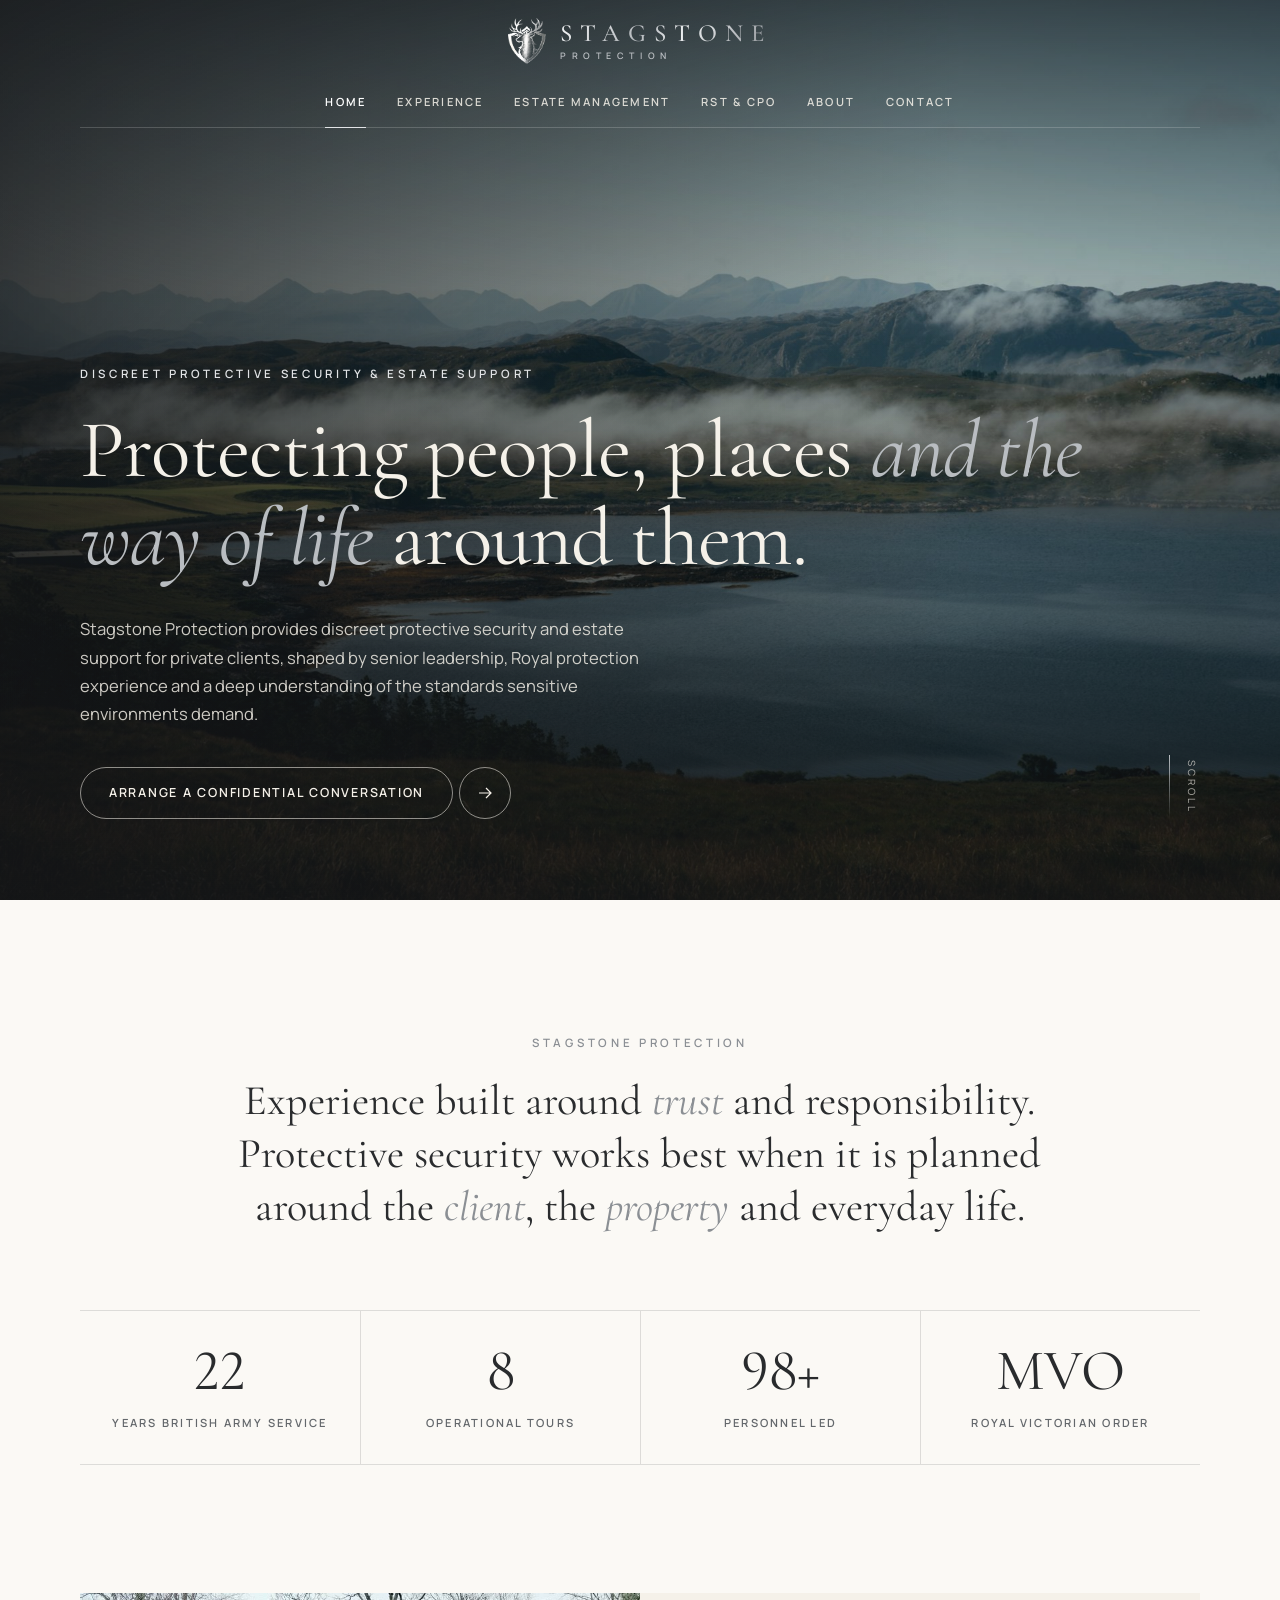
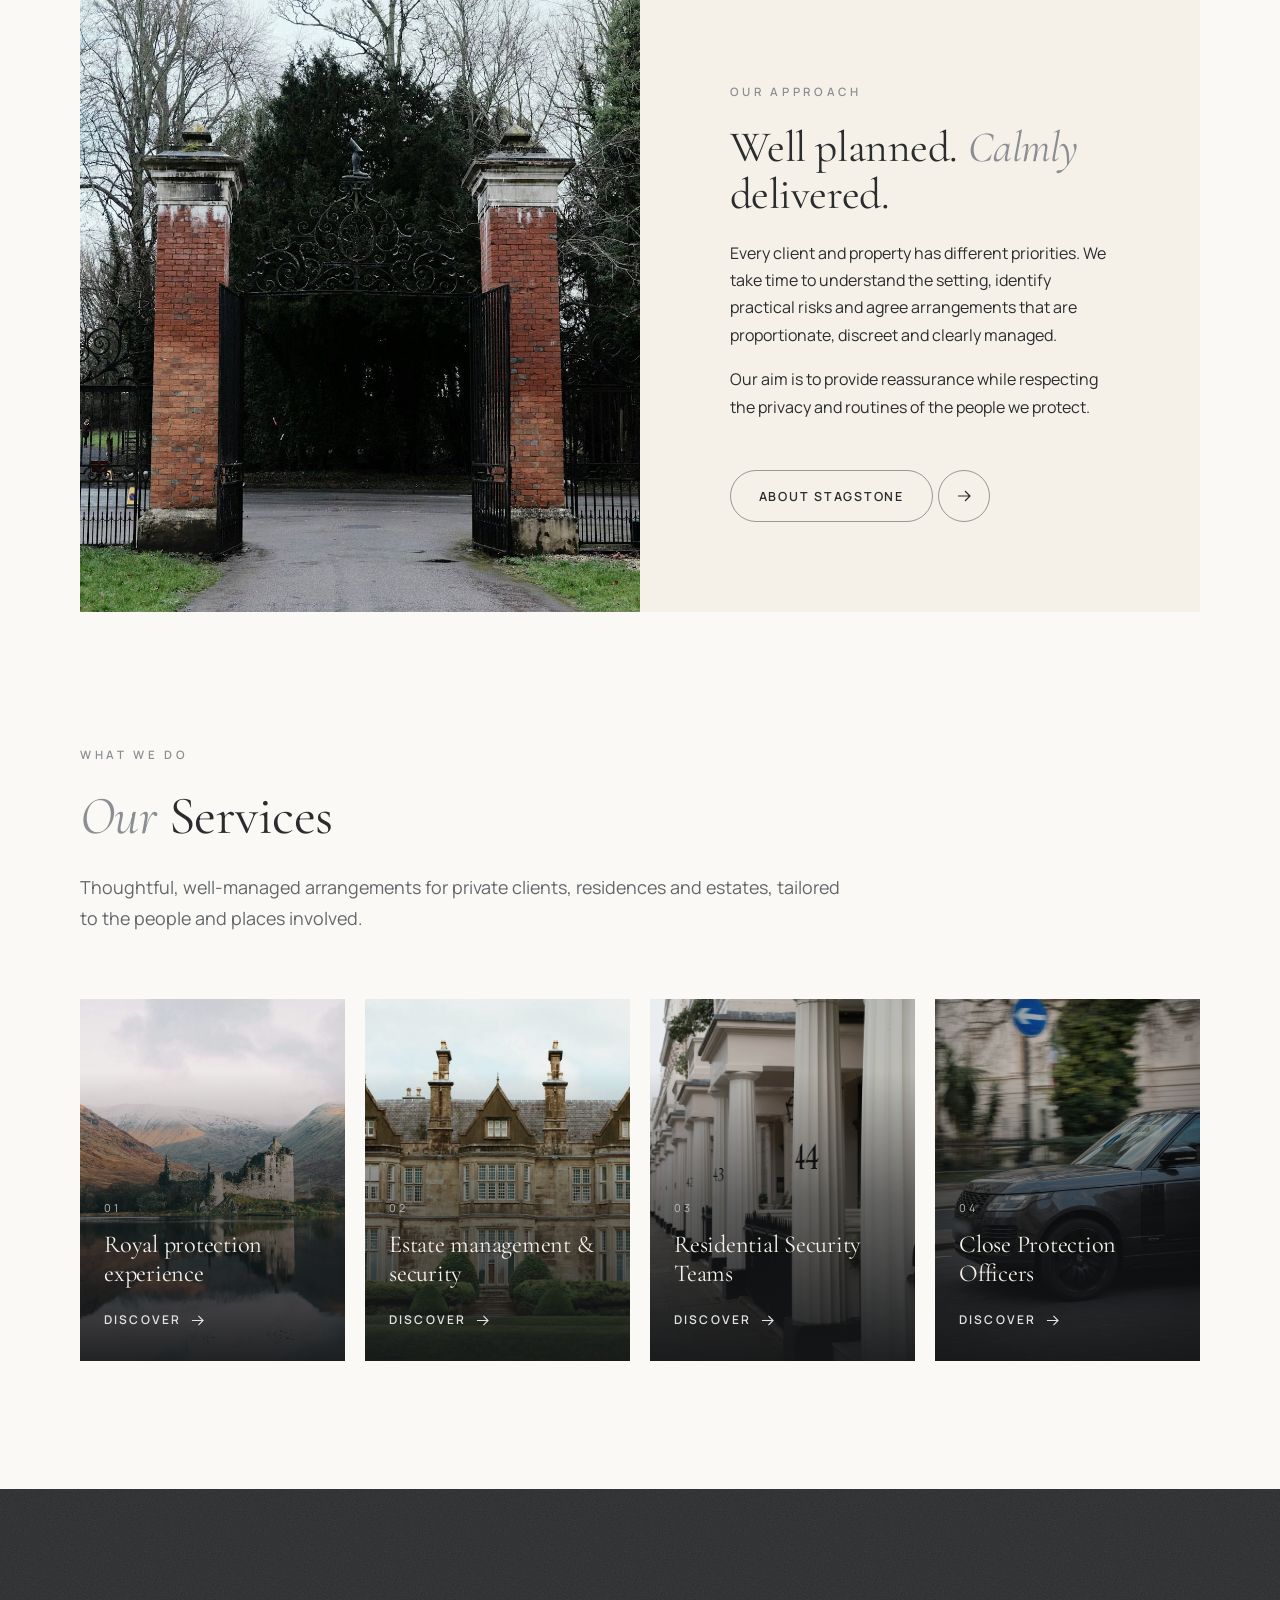
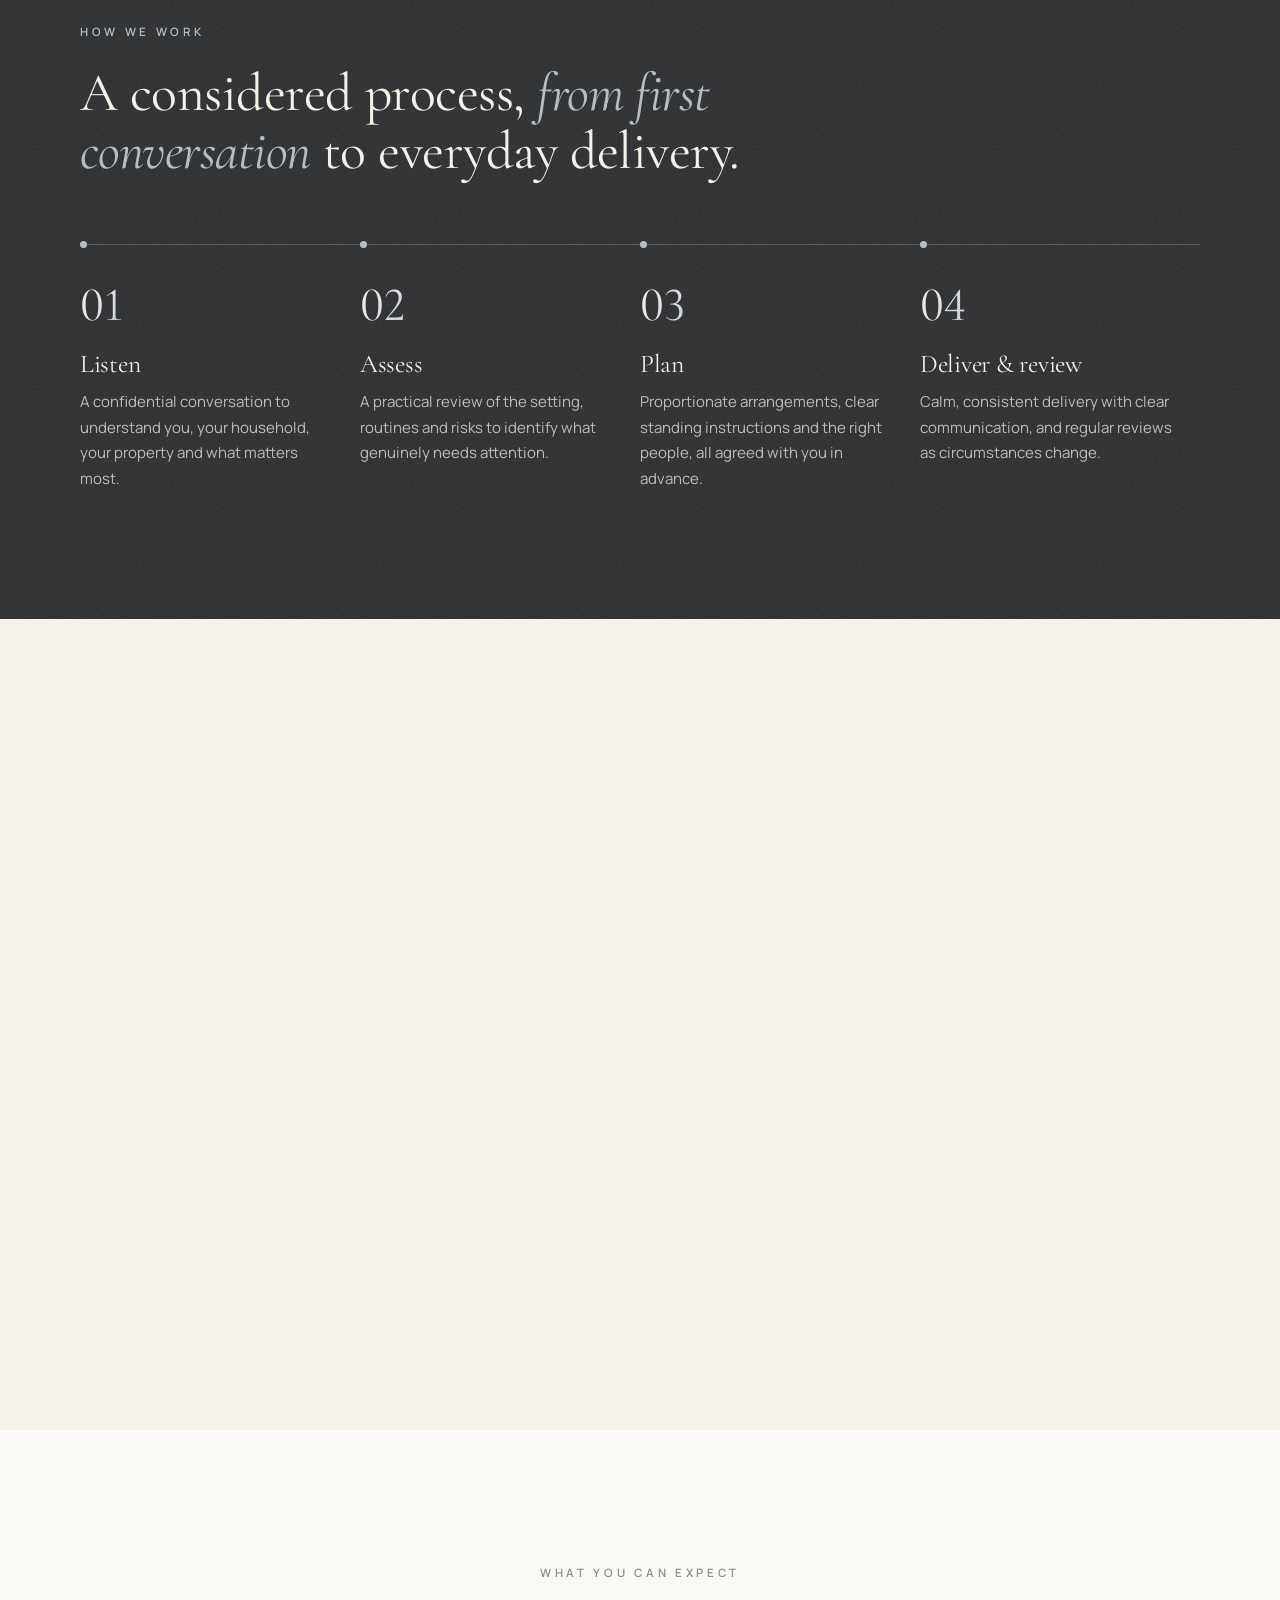
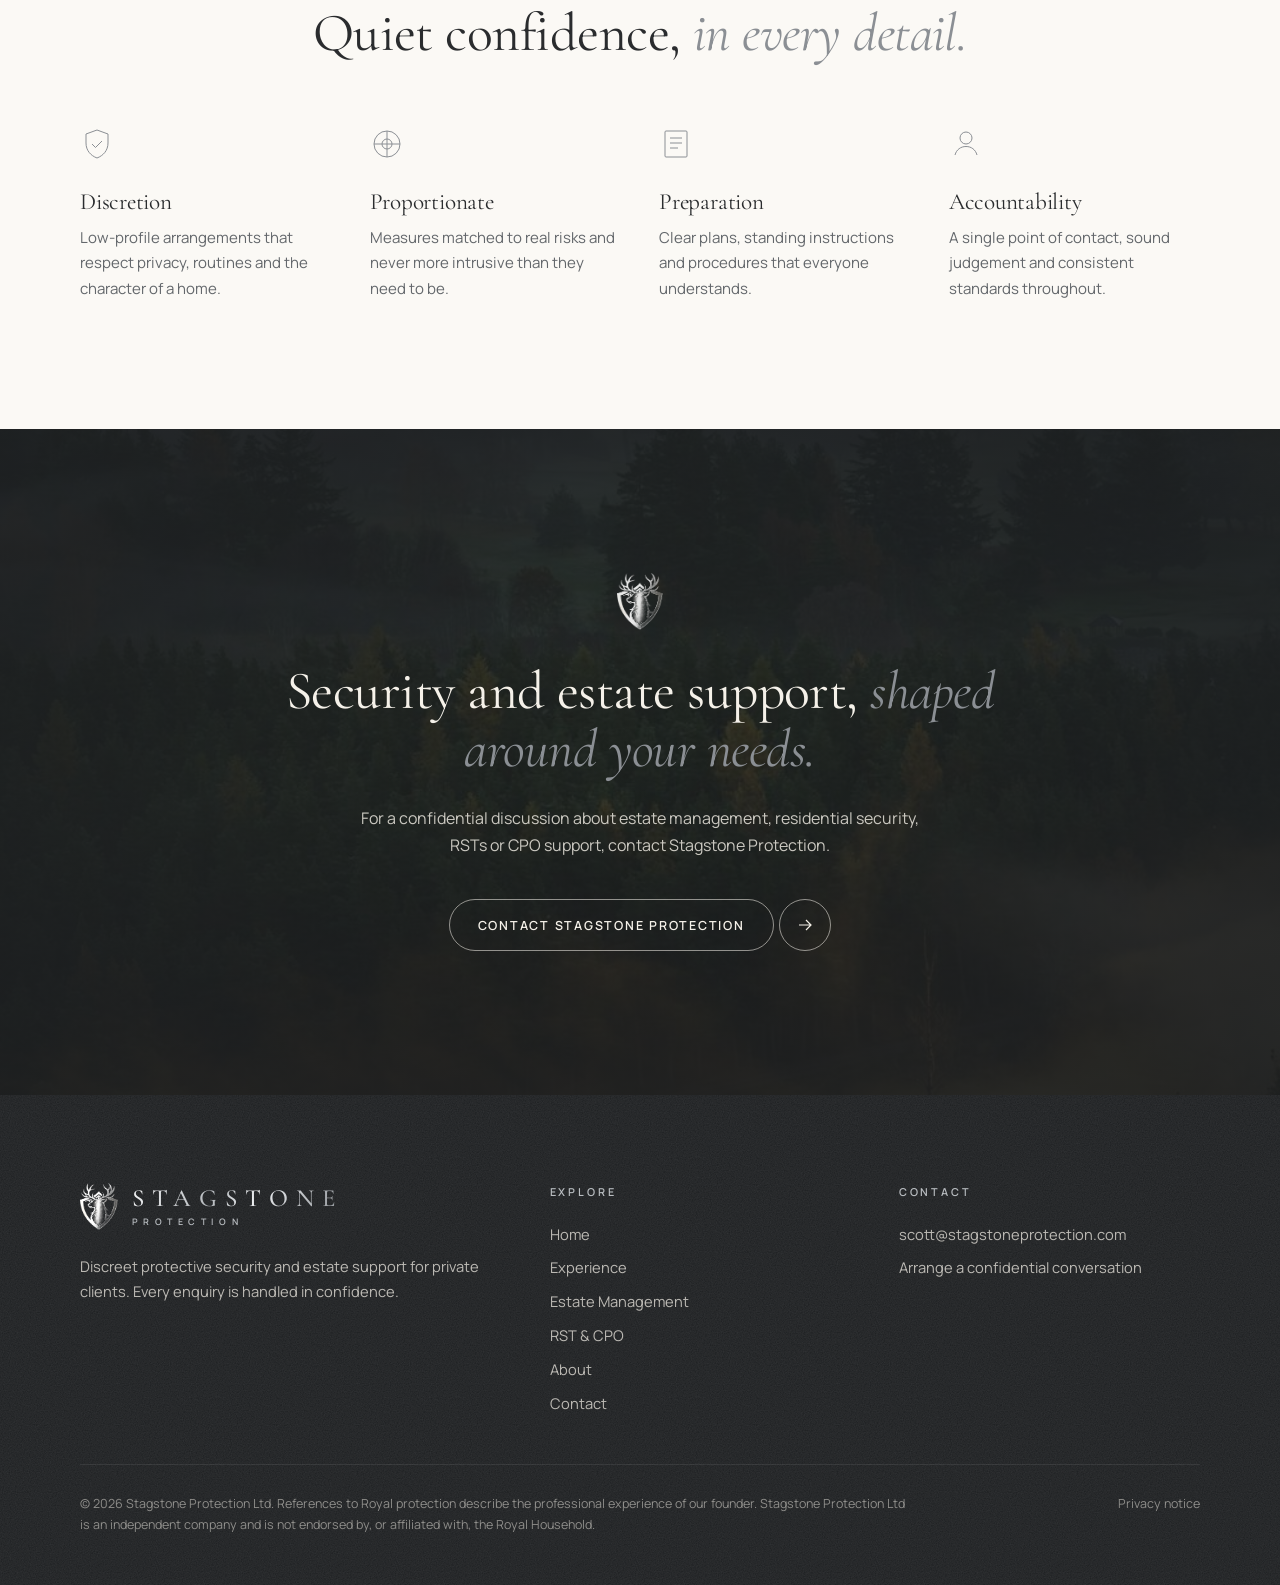
<file: index.html>
<!doctype html>
<html lang="en-GB" data-root="" data-page="home">
<head>
  <meta charset="utf-8">
  <meta name="viewport" content="width=device-width, initial-scale=1">
  <title>Stagstone Protection | Discreet protective security &amp; estate support</title>
  <meta name="description" content="Stagstone Protection provides discreet protective security and estate support for private clients, shaped by senior military leadership and Royal protection experience.">
  <meta name="robots" content="noindex, nofollow"><!-- preview only: remove at launch -->
  <link rel="canonical" href="https://stagstoneprotection.com/">
  <meta name="theme-color" content="#1d1f21">
  <meta property="og:type" content="website">
  <meta property="og:site_name" content="Stagstone Protection">
  <meta property="og:title" content="Stagstone Protection | Discreet protective security &amp; estate support">
  <meta property="og:description" content="Protecting people, places and the way of life around them.">
  <meta property="og:image" content="assets/img/hero-highland-loch.jpg">
  <link rel="icon" type="image/png" sizes="32x32" href="assets/img/favicon-32.png">
  <link rel="apple-touch-icon" href="assets/img/apple-touch-icon.png">
  <link rel="preload" href="assets/img/hero-highland-loch.jpg" as="image">
  <link rel="stylesheet" href="assets/css/styles.css?v=20261105">
  <script src="assets/js/site.js?v=20261105" defer></script>
  <script type="application/ld+json">
  {
    "@context": "https://schema.org",
    "@type": "ProfessionalService",
    "name": "Stagstone Protection Ltd",
    "url": "https://stagstoneprotection.com/",
    "logo": "https://stagstoneprotection.com/assets/img/icon-512.png",
    "email": "scott@stagstoneprotection.com",
    "description": "Discreet protective security and estate support for private clients.",
    "founder": { "@type": "Person", "name": "Scott Cox MVO", "jobTitle": "Founder & Director", "image": "https://stagstoneprotection.com/assets/img/scott-cox.jpg" },
    "areaServed": "GB",
    "knowsAbout": ["Estate security", "Residential Security Teams", "Close protection", "Security risk assessment"]
  }
  </script>
</head>
<body>
<main id="main">

  <!-- HERO -->
  <section class="hero" aria-labelledby="hero-title">
    <div class="hero__media">
      <img src="assets/img/hero-highland-loch.jpg" alt="Morning mist drifting across a Highland loch, with mountains beyond" width="2000" height="1335" fetchpriority="high">
    </div>
    <div class="container hero__content">
      <div>
        <span class="eyebrow">Discreet protective security &amp; estate support</span>
        <h1 id="hero-title">Protecting people, places <em>and the way of life</em> around them.</h1>
        <p class="hero__text">Stagstone Protection provides discreet protective security and estate support for private clients, shaped by senior leadership, Royal protection experience and a deep understanding of the standards sensitive environments demand.</p>
        <a class="btn btn--light" href="contact/"><span class="btn__label">Arrange a confidential conversation</span></a>
      </div>
      <a class="hero__scroll" href="#introduction">Scroll</a>
    </div>
  </section>

  <!-- INTRODUCTION -->
  <section class="section" id="introduction">
    <div class="container center">
      <div class="reveal">
        <span class="eyebrow">Stagstone Protection</span>
        <p class="statement">Experience built around <em>trust</em> and responsibility. Protective security works best when it is planned around the <em>client</em>, the <em>property</em> and everyday life.</p>
      </div>
      <div class="stats reveal" data-delay="1" aria-label="Founder experience at a glance">
        <div class="stat"><span class="stat__value" data-count="22">22</span><span class="stat__label">Years British Army service</span></div>
        <div class="stat"><span class="stat__value" data-count="8">8</span><span class="stat__label">Operational tours</span></div>
        <div class="stat"><span class="stat__value" data-count="100" data-suffix="+">100+</span><span class="stat__label">Personnel led</span></div>
        <div class="stat"><span class="stat__value">MVO</span><span class="stat__label">Royal Victorian Order</span></div>
      </div>
    </div>
  </section>

  <!-- SPLIT: MORE THAN A SECURITY PROVIDER -->
  <section aria-labelledby="approach-title">
    <div class="container">
      <div class="split reveal">
        <div class="split__media">
          <img src="assets/img/estate-gates.jpg" alt="Ornate iron gates opening onto a tree-lined estate drive" width="1400" height="1200" loading="lazy">
        </div>
        <div class="split__panel">
          <span class="eyebrow">Our approach</span>
          <h2 id="approach-title">Well planned. <em>Calmly</em> delivered.</h2>
          <p>Every client and property has different priorities. We take time to understand the setting, identify practical risks and agree arrangements that are proportionate, discreet and clearly managed.</p>
          <p>Our aim is to provide reassurance while respecting the privacy and routines of the people we protect.</p>
          <div class="mt-2"><a class="btn" href="about/"><span class="btn__label">About Stagstone</span></a></div>
        </div>
      </div>
    </div>
  </section>

  <!-- SERVICES -->
  <section class="section" aria-labelledby="services-title">
    <div class="container">
      <div class="section-head reveal">
        <span class="eyebrow">What we do</span>
        <h2 id="services-title"><em>Our</em> Services</h2>
        <p class="lead">Thoughtful, well-managed arrangements for private clients, residences and estates, tailored to the people and places involved.</p>
      </div>
      <div class="cards">
        <a class="card reveal" href="experience/">
          <img src="assets/img/scottish-castle-loch.jpg" alt="" width="2000" height="1333" loading="lazy">
          <div class="card__body">
            <span class="card__num">01</span>
            <h3>Royal protection experience</h3>
            <p>Senior experience supporting Royal security in Scotland, bringing the discretion and preparation high-profile settings demand.</p>
            <span class="link-arrow">Discover</span>
          </div>
        </a>
        <a class="card reveal" data-delay="1" href="estate-management/">
          <img src="assets/img/estate-manor.jpg" alt="" width="1400" height="925" loading="lazy">
          <div class="card__body">
            <span class="card__num">02</span>
            <h3>Estate management &amp; security</h3>
            <p>Security awareness combined with practical coordination for private estates and residences.</p>
            <span class="link-arrow">Discover</span>
          </div>
        </a>
        <a class="card reveal" data-delay="2" href="rst-cpo/#rst">
          <img src="assets/img/rst-london-townhouse.jpg" alt="" width="1200" height="1800" loading="lazy">
          <div class="card__body">
            <span class="card__num">03</span>
            <h3>Residential Security Teams</h3>
            <p>Protecting the household while allowing daily life to continue with as little disruption as possible.</p>
            <span class="link-arrow">Discover</span>
          </div>
        </a>
        <a class="card reveal" data-delay="3" href="rst-cpo/#cpo">
          <img src="assets/img/cpo-range-rover.jpg" alt="" width="1000" height="1499" loading="lazy">
          <div class="card__body">
            <span class="card__num">04</span>
            <h3>Close Protection Officers</h3>
            <p>Professional close protection tailored to movements, schedule and risk environment.</p>
            <span class="link-arrow">Discover</span>
          </div>
        </a>
      </div>
    </div>
  </section>

  <!-- HOW WE WORK -->
  <section class="section section--dark on-dark" aria-labelledby="process-title">
    <div class="container">
      <div class="section-head reveal">
        <span class="eyebrow">How we work</span>
        <h2 id="process-title">A considered process, <em>from first conversation</em> to everyday delivery.</h2>
      </div>
      <ol class="steps">
        <li class="step reveal">
          <h3>Listen</h3>
          <p>A confidential conversation to understand you, your household, your property and what matters most.</p>
        </li>
        <li class="step reveal" data-delay="1">
          <h3>Assess</h3>
          <p>A practical review of the setting, routines and risks to identify what genuinely needs attention.</p>
        </li>
        <li class="step reveal" data-delay="2">
          <h3>Plan</h3>
          <p>Proportionate arrangements, clear standing instructions and the right people, all agreed with you in advance.</p>
        </li>
        <li class="step reveal" data-delay="3">
          <h3>Deliver &amp; review</h3>
          <p>Calm, consistent delivery with clear communication, and regular reviews as circumstances change.</p>
        </li>
      </ol>
    </div>
  </section>

  <!-- FOUNDER -->
  <section class="section section--ivory" aria-labelledby="founder-title">
    <div class="container founder">
      <div class="founder__visual founder__visual--portrait reveal">
        <img class="founder__photo" src="assets/img/scott-cox.jpg" alt="Portrait of Scott Cox MVO, founder of Stagstone Protection" width="896" height="1344" loading="lazy">
        <span class="founder__caption">Founder · Scott Cox MVO</span>
      </div>
      <div class="reveal" data-delay="1">
        <span class="eyebrow">About the founder</span>
        <h2 id="founder-title">Scott Cox MVO</h2>
        <p class="lead">A security and estate professional with 22 years of British Army service and extensive experience in Royal and private protective security.</p>
        <p>Scott held senior Sergeant Major appointments, completed eight operational tours, and went on to hold senior Royal and heritage security roles in Scotland, including at Balmoral Castle and the Palace of Holyroodhouse. He now brings that experience to private clients, estates and residences.</p>
        <ul class="honours" aria-label="Honours">
          <li>Member of the Royal Victorian Order</li>
          <li>Mentioned in Dispatches</li>
        </ul>
        <a class="btn" href="about/"><span class="btn__label">Read Scott’s story</span></a>
      </div>
    </div>
  </section>

  <!-- PRINCIPLES -->
  <section class="section" aria-labelledby="principles-title">
    <div class="container">
      <div class="section-head center reveal">
        <span class="eyebrow">What you can expect</span>
        <h2 id="principles-title">Quiet confidence, <em>in every detail.</em></h2>
      </div>
      <div class="principles">
        <div class="principle reveal">
          <svg viewBox="0 0 34 34" fill="none" stroke-width="1"><path d="M17 3l11 4v9c0 7.5-4.7 12.6-11 15-6.3-2.4-11-7.5-11-15V7l11-4z"/><path d="M12 17l3.5 3.5L22 14"/></svg>
          <h3>Discretion</h3>
          <p>Low-profile arrangements that respect privacy, routines and the character of a home.</p>
        </div>
        <div class="principle reveal" data-delay="1">
          <svg viewBox="0 0 34 34" fill="none" stroke-width="1"><circle cx="17" cy="17" r="13"/><path d="M17 4v26M4 17h26"/><circle cx="17" cy="17" r="5"/></svg>
          <h3>Proportionate</h3>
          <p>Measures matched to real risks and never more intrusive than they need to be.</p>
        </div>
        <div class="principle reveal" data-delay="2">
          <svg viewBox="0 0 34 34" fill="none" stroke-width="1"><rect x="6" y="4" width="22" height="26" rx="1"/><path d="M11 11h12M11 16h12M11 21h8"/></svg>
          <h3>Preparation</h3>
          <p>Clear plans, standing instructions and procedures that everyone understands.</p>
        </div>
        <div class="principle reveal" data-delay="3">
          <svg viewBox="0 0 34 34" fill="none" stroke-width="1"><path d="M6 28c1.5-5.5 5.8-8.5 11-8.5s9.5 3 11 8.5"/><circle cx="17" cy="11" r="6"/></svg>
          <h3>Accountability</h3>
          <p>A single point of contact, sound judgement and consistent standards throughout.</p>
        </div>
      </div>
    </div>
  </section>

  <!-- CLOSING CTA -->
  <section class="cta-band" aria-labelledby="cta-title">
    <div class="cta-band__media"><img src="assets/img/misty-forest.jpg" alt="" width="1000" height="1395" loading="lazy"></div>
    <div class="container reveal">
      <img class="cta-band__mark" src="assets/img/stagstone-mark-light.png" alt="" width="210" height="258">
      <h2 id="cta-title">Security and estate support, <em>shaped around your needs.</em></h2>
      <p>For a confidential discussion about estate management, residential security, RSTs or CPO support, contact Stagstone Protection.</p>
      <a class="btn btn--light" href="contact/"><span class="btn__label">Contact Stagstone Protection</span></a>
    </div>
  </section>

</main>
</body>
</html>
</file>
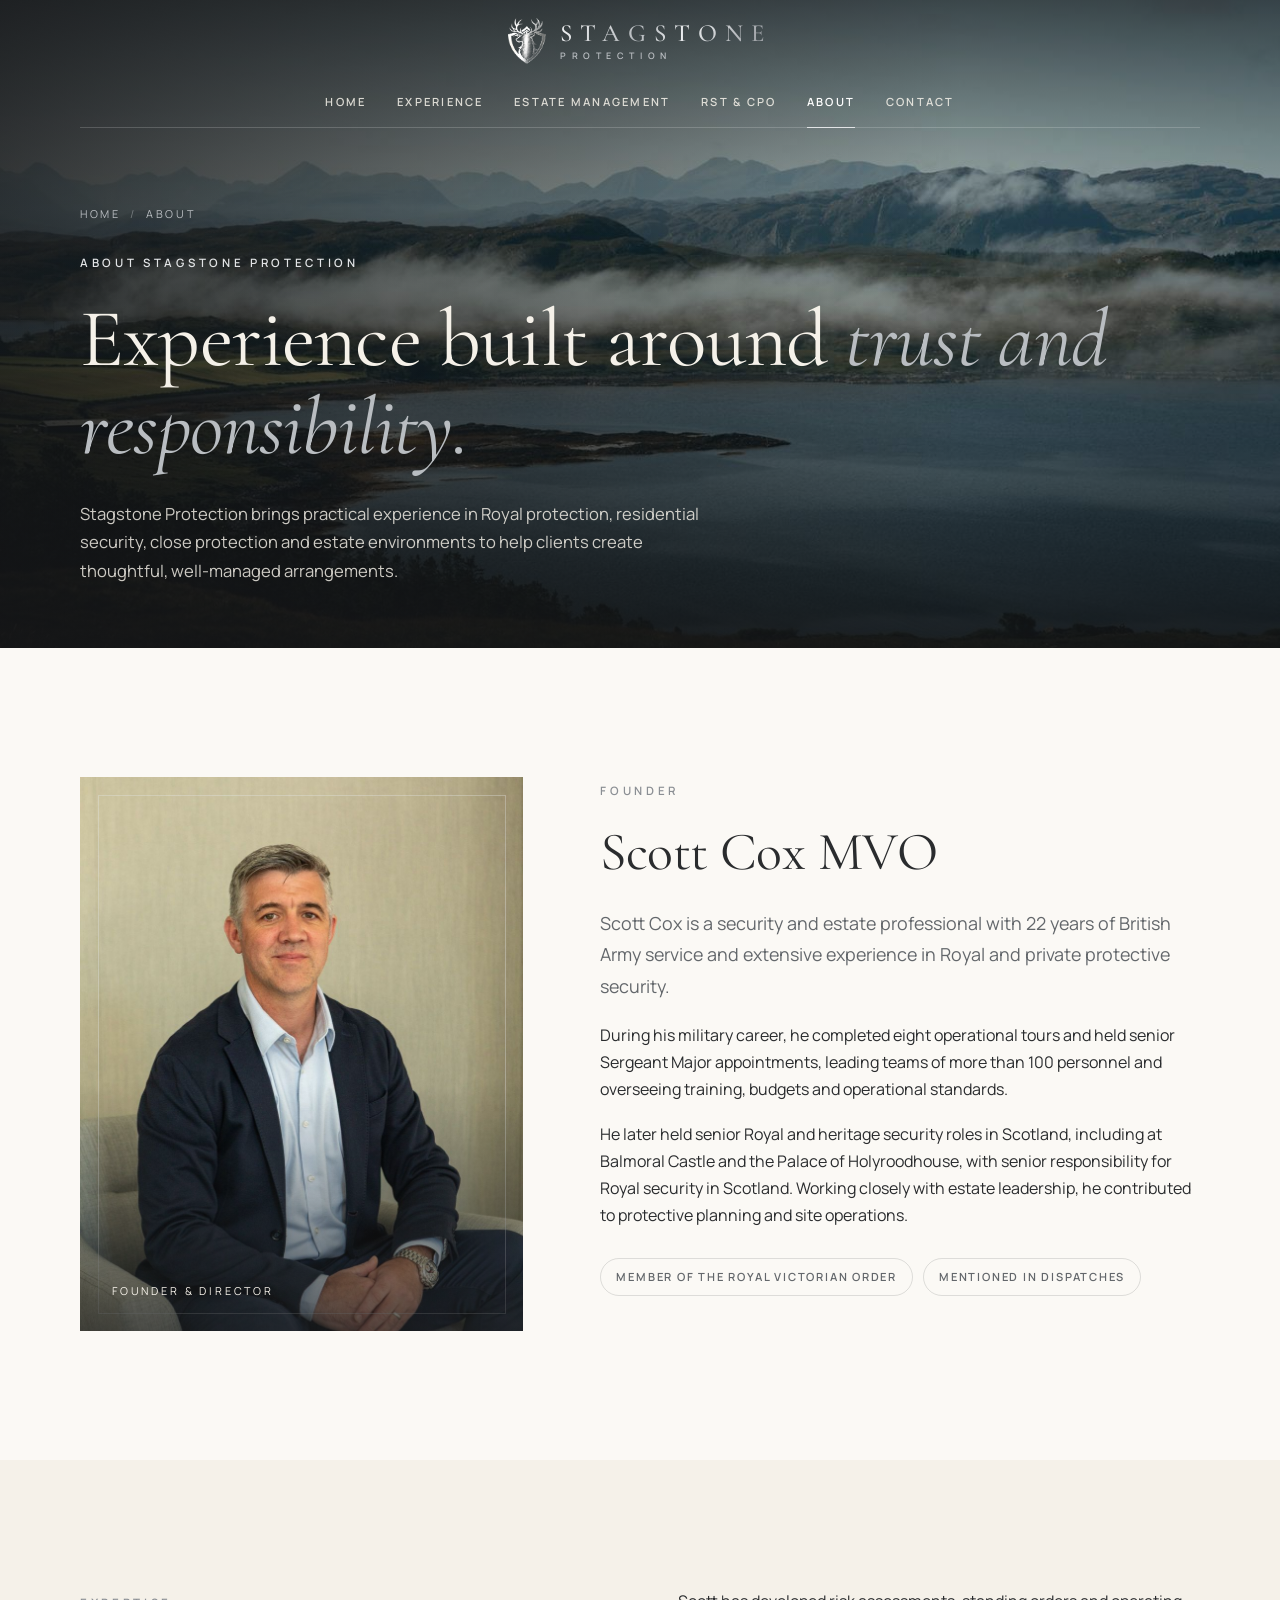
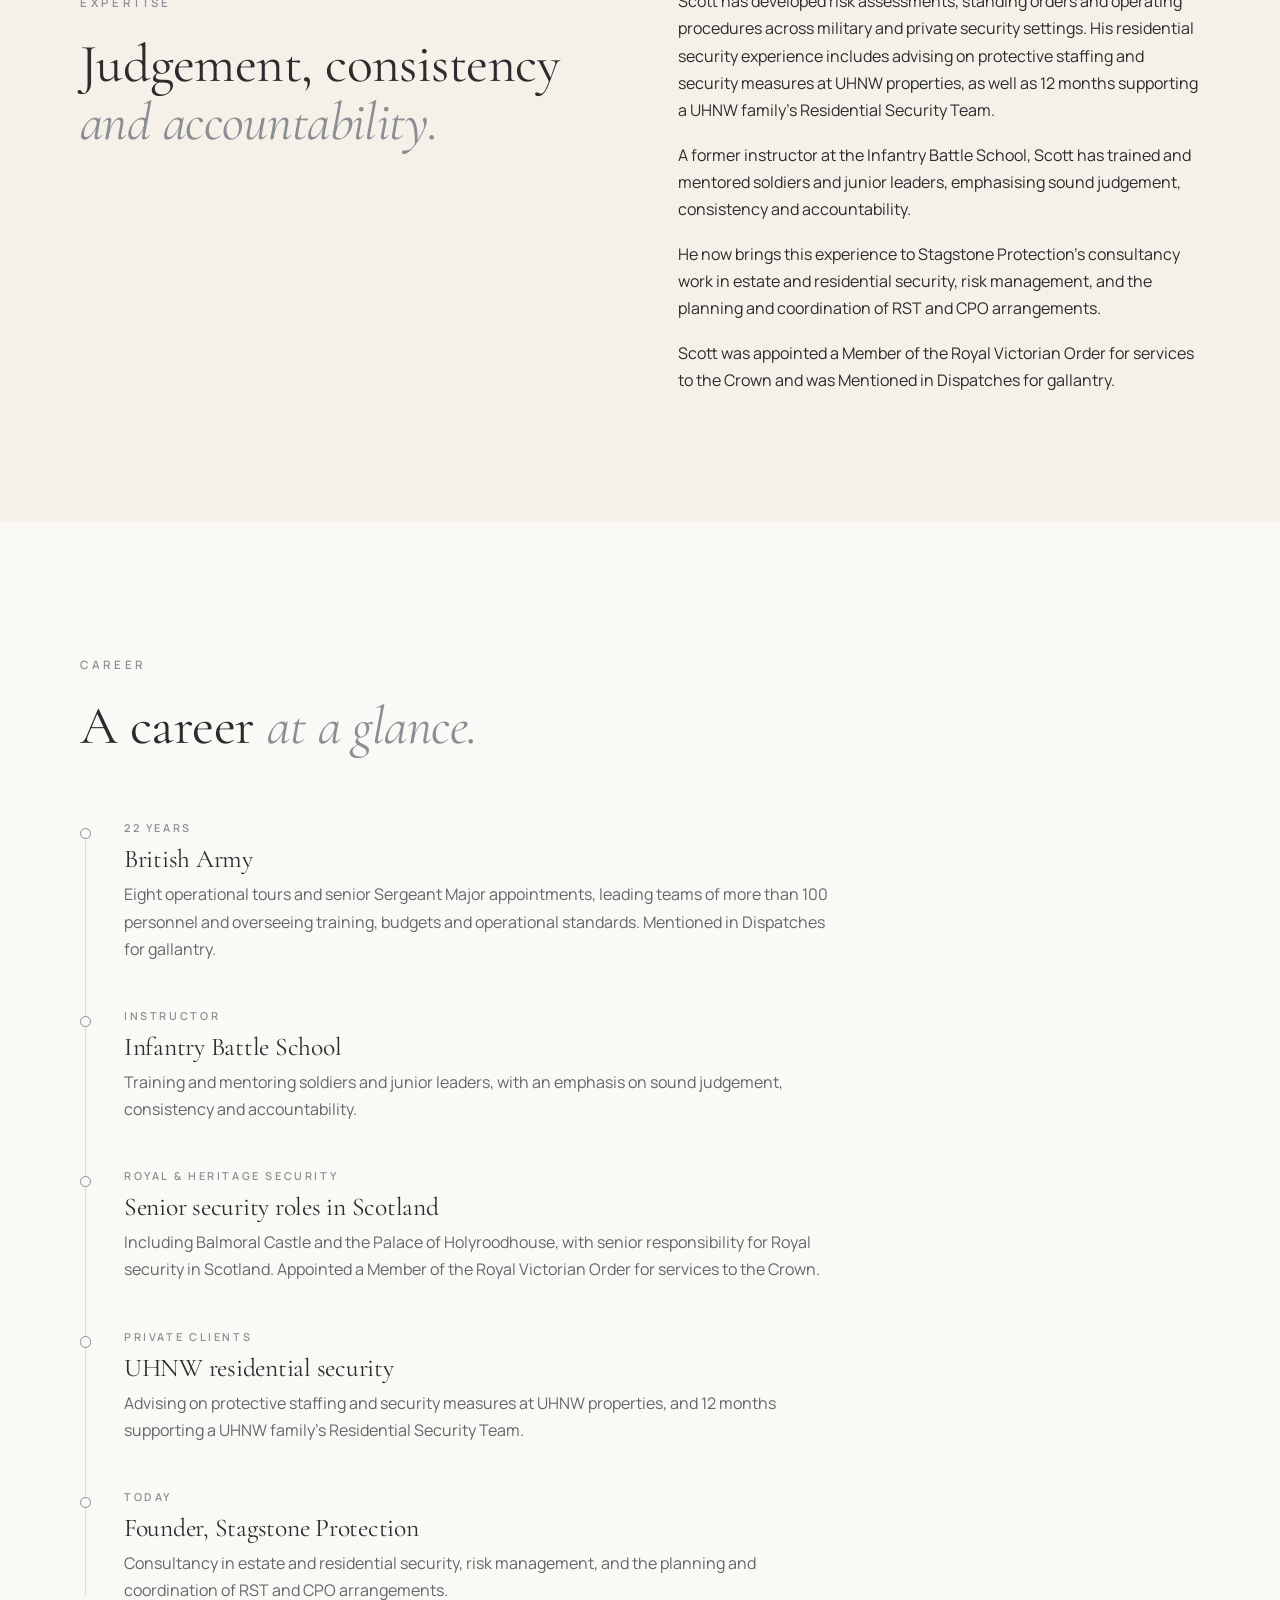
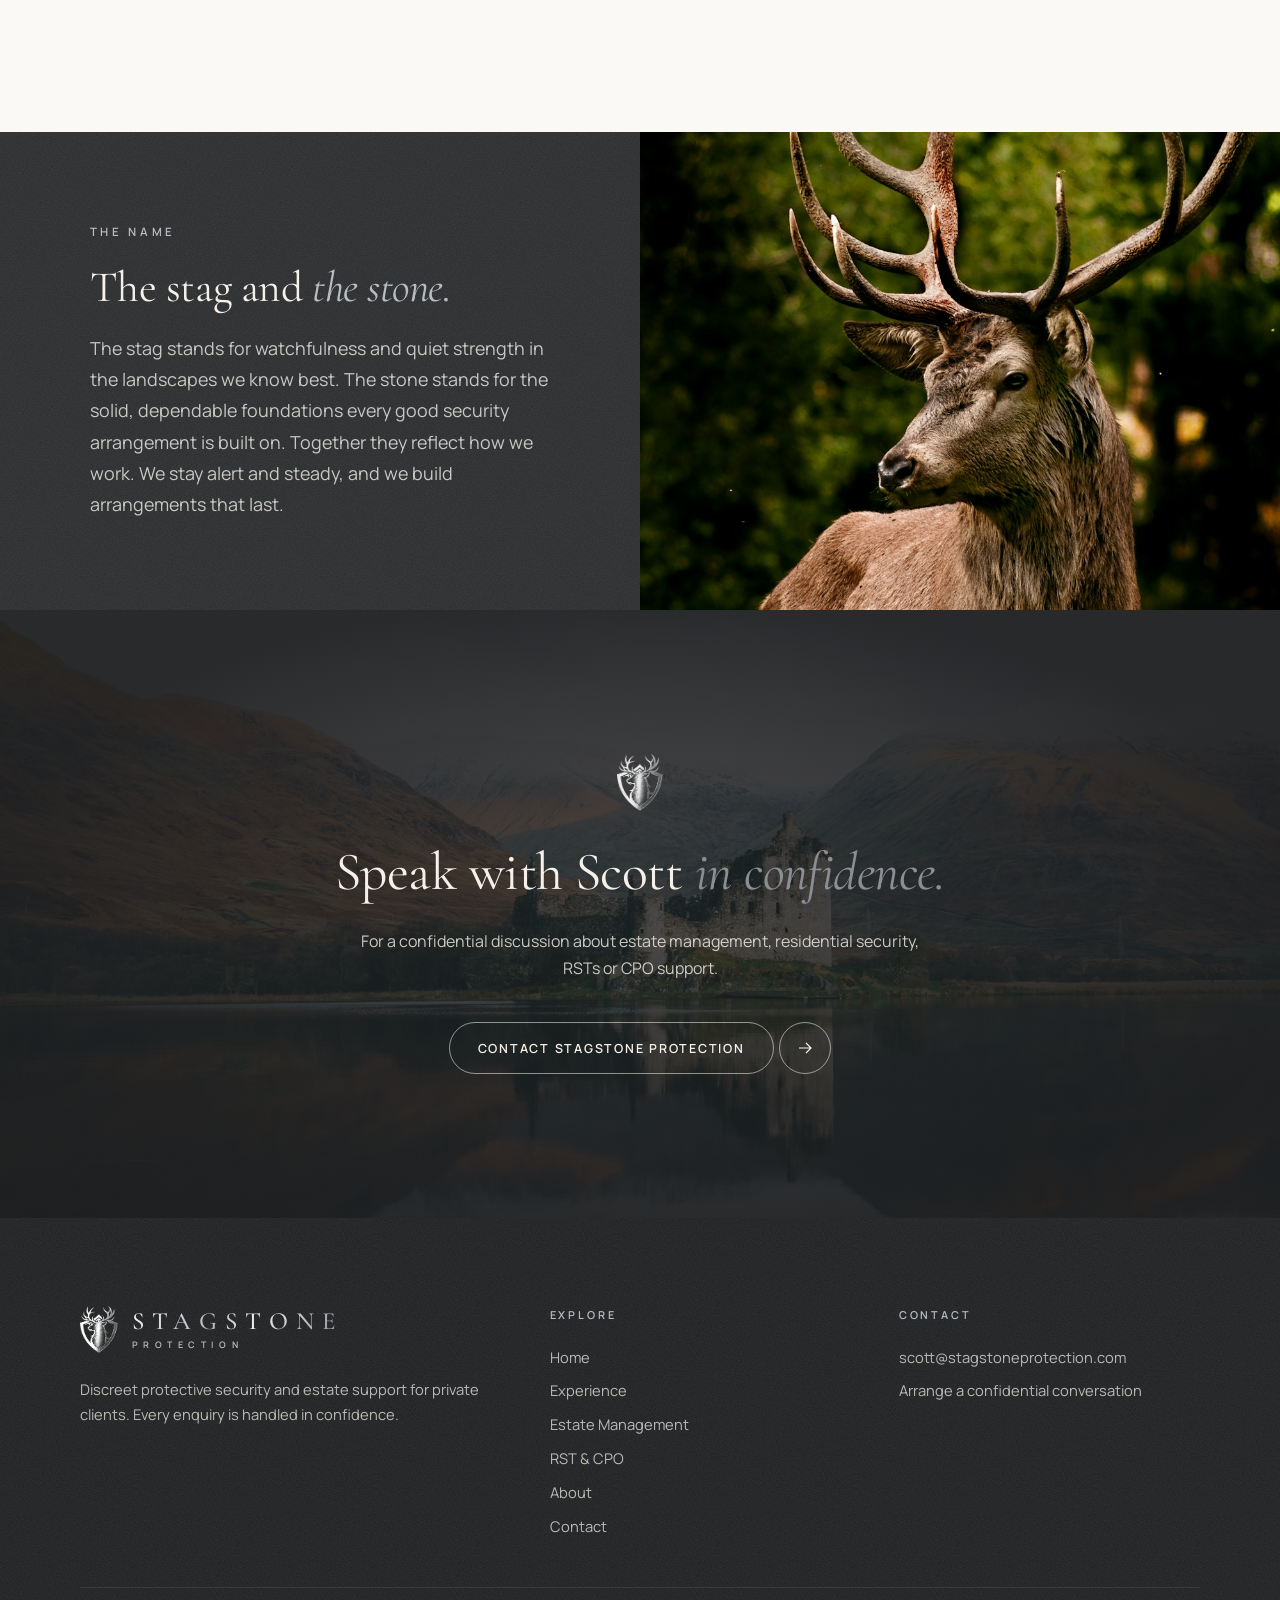
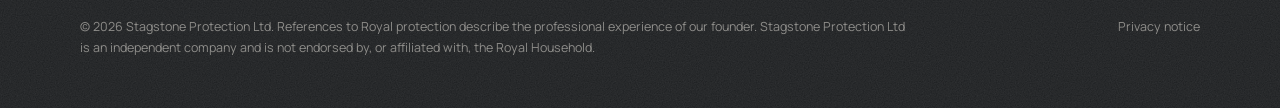
<file: about/index.html>
<!doctype html>
<html lang="en-GB" data-root="../" data-page="about">
<head>
  <meta charset="utf-8">
  <meta name="viewport" content="width=device-width, initial-scale=1">
  <title>About Scott Cox MVO, Founder | Stagstone Protection</title>
  <meta name="description" content="Scott Cox MVO founded Stagstone Protection after 22 years of British Army service and senior Royal and heritage security roles in Scotland.">
  <meta name="robots" content="noindex, nofollow"><!-- preview only: remove at launch -->
  <link rel="canonical" href="https://stagstoneprotection.com/about/">
  <meta name="theme-color" content="#1d1f21">
  <meta property="og:title" content="About | Stagstone Protection">
  <meta property="og:image" content="../assets/img/scott-cox.jpg">
  <link rel="icon" type="image/png" sizes="32x32" href="../assets/img/favicon-32.png">
  <link rel="apple-touch-icon" href="../assets/img/apple-touch-icon.png">
  <link rel="stylesheet" href="../assets/css/styles.css?v=20261105">
  <script src="../assets/js/site.js?v=20261105" defer></script>
</head>
<body>
<main id="main">

  <section class="page-hero">
    <div class="page-hero__media"><img src="../assets/img/highland-loch.jpg" alt="Mist lying over a Highland loch and hills" width="1400" height="935" fetchpriority="high"></div>
    <div class="container page-hero__content">
      <ol class="breadcrumb"><li><a href="../">Home</a></li><li>About</li></ol>
      <span class="eyebrow">About Stagstone Protection</span>
      <h1>Experience built around <em>trust and responsibility.</em></h1>
      <p>Stagstone Protection brings practical experience in Royal protection, residential security, close protection and estate environments to help clients create thoughtful, well-managed arrangements.</p>
    </div>
  </section>

  <!-- FOUNDER -->
  <section class="section" aria-labelledby="founder-title">
    <div class="container founder">
      <div class="founder__visual founder__visual--portrait reveal">
        <img class="founder__photo" src="../assets/img/scott-cox.jpg" alt="Portrait of Scott Cox MVO, founder of Stagstone Protection" width="896" height="1344" loading="lazy">
        <span class="founder__caption">Founder &amp; Director</span>
      </div>
      <div class="reveal" data-delay="1">
        <span class="eyebrow">Founder</span>
        <h2 id="founder-title">Scott Cox MVO</h2>
        <p class="lead">Scott Cox is a security and estate professional with 22 years of British Army service and extensive experience in Royal and private protective security.</p>
        <p>During his military career, he completed eight operational tours and held senior Sergeant Major appointments, leading teams of more than 100 personnel and overseeing training, budgets and operational standards.</p>
        <p>He later held senior Royal and heritage security roles in Scotland, including at Balmoral Castle and the Palace of Holyroodhouse, with senior responsibility for Royal security in Scotland. Working closely with estate leadership, he contributed to protective planning and site operations.</p>
        <ul class="honours" aria-label="Honours">
          <li>Member of the Royal Victorian Order</li>
          <li>Mentioned in Dispatches</li>
        </ul>
      </div>
    </div>
  </section>

  <section class="section section--ivory">
    <div class="container grid-2">
      <div class="reveal">
        <span class="eyebrow">Expertise</span>
        <h2>Judgement, consistency <em>and accountability.</em></h2>
      </div>
      <div class="reveal" data-delay="1">
        <p>Scott has developed risk assessments, standing orders and operating procedures across military and private security settings. His residential security experience includes advising on protective staffing and security measures at UHNW properties, as well as 12 months supporting a UHNW family’s Residential Security Team.</p>
        <p>A former instructor at the Infantry Battle School, Scott has trained and mentored soldiers and junior leaders, emphasising sound judgement, consistency and accountability.</p>
        <p>He now brings this experience to Stagstone Protection’s consultancy work in estate and residential security, risk management, and the planning and coordination of RST and CPO arrangements.</p>
        <p>Scott was appointed a Member of the Royal Victorian Order for services to the Crown and was Mentioned in Dispatches for gallantry.</p>
      </div>
    </div>
  </section>

  <!-- CAREER -->
  <section class="section" aria-labelledby="career-title">
    <div class="container">
      <div class="section-head reveal">
        <span class="eyebrow">Career</span>
        <h2 id="career-title">A career <em>at a glance.</em></h2>
      </div>
      <ol class="timeline">
        <li class="reveal">
          <span class="timeline__tag">22 years</span>
          <h3>British Army</h3>
          <p>Eight operational tours and senior Sergeant Major appointments, leading teams of more than 100 personnel and overseeing training, budgets and operational standards. Mentioned in Dispatches for gallantry.</p>
        </li>
        <li class="reveal">
          <span class="timeline__tag">Instructor</span>
          <h3>Infantry Battle School</h3>
          <p>Training and mentoring soldiers and junior leaders, with an emphasis on sound judgement, consistency and accountability.</p>
        </li>
        <li class="reveal">
          <span class="timeline__tag">Royal &amp; heritage security</span>
          <h3>Senior security roles in Scotland</h3>
          <p>Including Balmoral Castle and the Palace of Holyroodhouse, with senior responsibility for Royal security in Scotland. Appointed a Member of the Royal Victorian Order for services to the Crown.</p>
        </li>
        <li class="reveal">
          <span class="timeline__tag">Private clients</span>
          <h3>UHNW residential security</h3>
          <p>Advising on protective staffing and security measures at UHNW properties, and 12 months supporting a UHNW family’s Residential Security Team.</p>
        </li>
        <li class="reveal">
          <span class="timeline__tag">Today</span>
          <h3>Founder, Stagstone Protection</h3>
          <p>Consultancy in estate and residential security, risk management, and the planning and coordination of RST and CPO arrangements.</p>
        </li>
      </ol>
    </div>
  </section>

  <!-- THE NAME -->
  <section aria-labelledby="name-title">
    <div class="split split--reverse reveal">
      <div class="split__media"><img src="../assets/img/stag-red-deer.jpg" alt="A mature red deer stag with a full head of antlers at the edge of woodland" width="1000" height="1333" loading="lazy"></div>
      <div class="split__panel split__panel--dark on-dark">
        <span class="eyebrow">The name</span>
        <h2 id="name-title">The stag and <em>the stone.</em></h2>
        <p class="lead">The stag stands for watchfulness and quiet strength in the landscapes we know best. The stone stands for the solid, dependable foundations every good security arrangement is built on. Together they reflect how we work. We stay alert and steady, and we build arrangements that last.</p>
      </div>
    </div>
  </section>

  <section class="cta-band">
    <div class="cta-band__media"><img src="../assets/img/scottish-castle-loch.jpg" alt="" width="2000" height="1333" loading="lazy"></div>
    <div class="container reveal">
      <img class="cta-band__mark" src="../assets/img/stagstone-mark-light.png" alt="" width="210" height="258">
      <h2>Speak with Scott <em>in confidence.</em></h2>
      <p>For a confidential discussion about estate management, residential security, RSTs or CPO support.</p>
      <a class="btn btn--light" href="../contact/"><span class="btn__label">Contact Stagstone Protection</span></a>
    </div>
  </section>

</main>
</body>
</html>
</file>
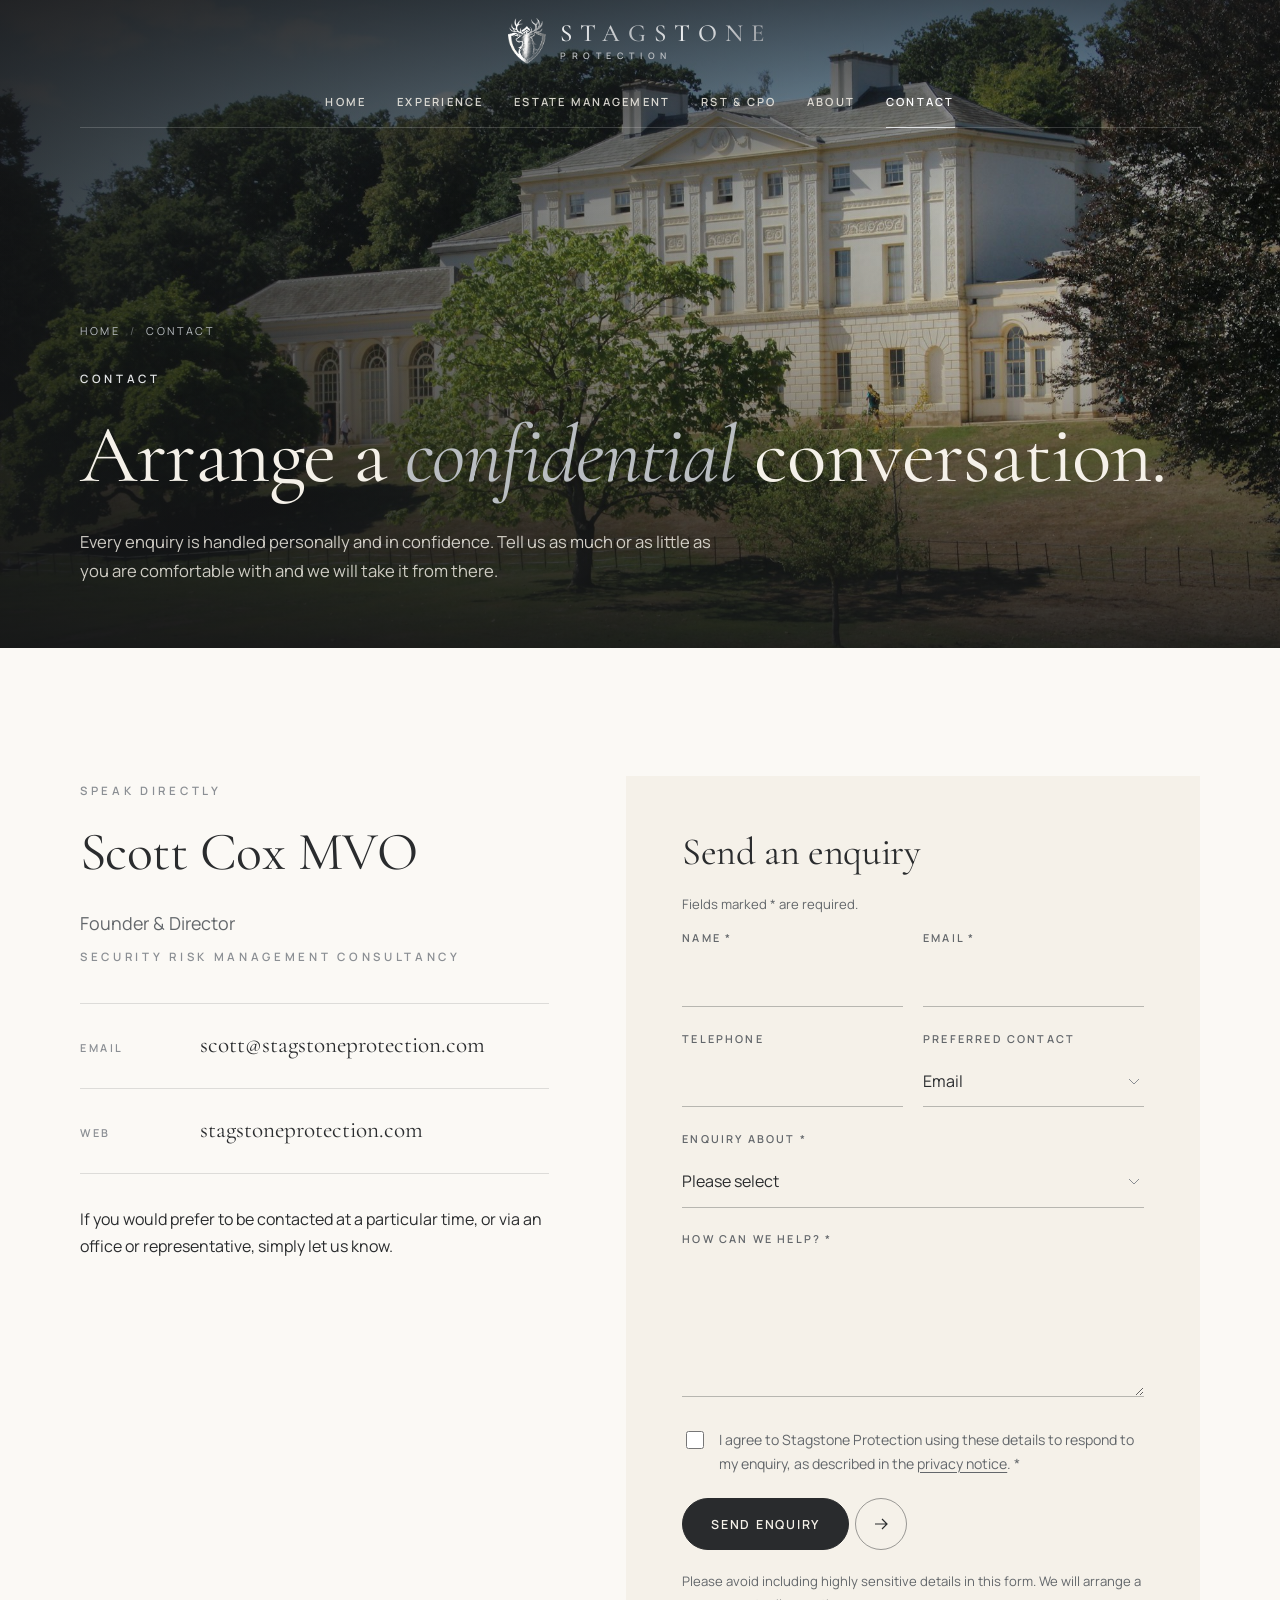
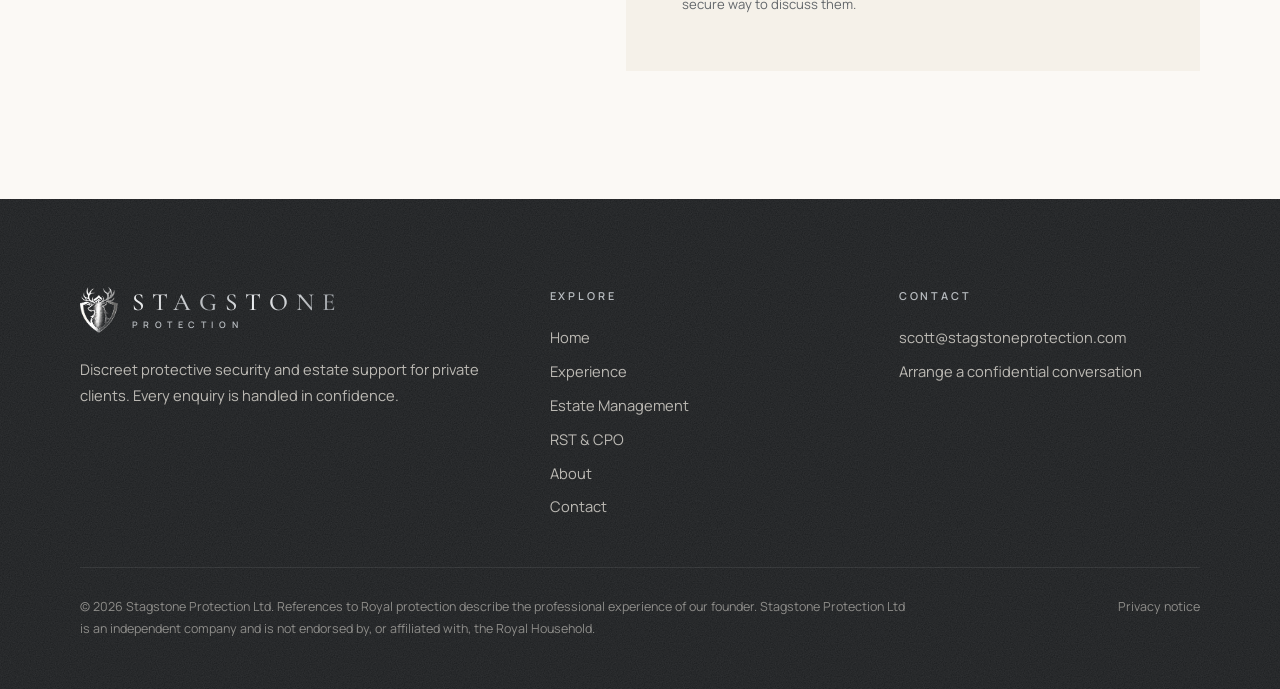
<file: contact/index.html>
<!doctype html>
<html lang="en-GB" data-root="../" data-page="contact">
<head>
  <meta charset="utf-8">
  <meta name="viewport" content="width=device-width, initial-scale=1">
  <title>Contact | Stagstone Protection</title>
  <meta name="description" content="Arrange a confidential conversation with Stagstone Protection about estate management, residential security, RSTs or close protection.">
  <meta name="robots" content="noindex, nofollow"><!-- preview only: remove at launch -->
  <link rel="canonical" href="https://stagstoneprotection.com/contact/">
  <meta name="theme-color" content="#1d1f21">
  <meta property="og:title" content="Contact | Stagstone Protection">
  <meta property="og:image" content="../assets/img/estate-mansion.jpg">
  <link rel="icon" type="image/png" sizes="32x32" href="../assets/img/favicon-32.png">
  <link rel="apple-touch-icon" href="../assets/img/apple-touch-icon.png">
  <link rel="stylesheet" href="../assets/css/styles.css?v=20261105">
  <script src="../assets/js/site.js?v=20261105" defer></script>
</head>
<body>
<main id="main">

  <section class="page-hero">
    <div class="page-hero__media"><img src="../assets/img/estate-mansion.jpg" alt="A white Georgian country house set in parkland" width="2000" height="1333" fetchpriority="high"></div>
    <div class="container page-hero__content">
      <ol class="breadcrumb"><li><a href="../">Home</a></li><li>Contact</li></ol>
      <span class="eyebrow">Contact</span>
      <h1>Arrange a <em>confidential</em> conversation.</h1>
      <p>Every enquiry is handled personally and in confidence. Tell us as much or as little as you are comfortable with and we will take it from there.</p>
    </div>
  </section>

  <section class="section">
    <div class="container contact-grid">
      <div class="reveal">
        <span class="eyebrow">Speak directly</span>
        <h2>Scott Cox MVO</h2>
        <p class="lead">Founder &amp; Director<br><span class="eyebrow" style="margin:0.4rem 0 0">Security risk management consultancy</span></p>
        <ul class="contact-list">
          <li><span>Email</span><a data-contact="email" href="mailto:scott@stagstoneprotection.com">scott@stagstoneprotection.com</a></li>
          <li><span>Web</span><a data-contact="website" href="https://stagstoneprotection.com">stagstoneprotection.com</a></li>
        </ul>
        <p>If you would prefer to be contacted at a particular time, or via an office or representative, simply let us know.</p>
      </div>

      <form class="form reveal" data-delay="1" data-enquiry-form novalidate>
        <h2>Send an enquiry</h2>
        <p class="form-note mt-0">Fields marked * are required.</p>
        <div class="form-row">
          <div class="field">
            <label for="name">Name *</label>
            <input id="name" name="name" type="text" autocomplete="name" required>
          </div>
          <div class="field">
            <label for="email">Email *</label>
            <input id="email" name="email" type="email" autocomplete="email" required>
          </div>
        </div>
        <div class="form-row">
          <div class="field">
            <label for="phone">Telephone</label>
            <input id="phone" name="phone" type="tel" autocomplete="tel">
          </div>
          <div class="field">
            <label for="preferred">Preferred contact</label>
            <select id="preferred" name="preferred">
              <option>Email</option>
              <option>Telephone</option>
              <option>Either</option>
            </select>
          </div>
        </div>
        <div class="field">
          <label for="topic">Enquiry about *</label>
          <select id="topic" name="topic" required>
            <option value="">Please select</option>
            <option>Estate management &amp; security</option>
            <option>Residential Security Team (RST)</option>
            <option>Close Protection (CPO)</option>
            <option>Security risk assessment</option>
            <option>Something else</option>
          </select>
        </div>
        <div class="field">
          <label for="message">How can we help? *</label>
          <textarea id="message" name="message" required></textarea>
        </div>
        <div class="hp-field" aria-hidden="true">
          <label for="company_website">Leave this field empty</label>
          <input id="company_website" name="company_website" type="text" tabindex="-1" autocomplete="off">
        </div>
        <label class="field field--check" for="consent">
          <input id="consent" name="consent" type="checkbox" required>
          <span>I agree to Stagstone Protection using these details to respond to my enquiry, as described in the <a href="../privacy/">privacy notice</a>. *</span>
        </label>
        <button class="btn btn--solid" type="submit"><span class="btn__label">Send enquiry</span></button>
        <p class="form-status" role="status" aria-live="polite"></p>
        <p class="form-note">Please avoid including highly sensitive details in this form. We will arrange a secure way to discuss them.</p>
      </form>
    </div>
  </section>

</main>
</body>
</html>
</file>
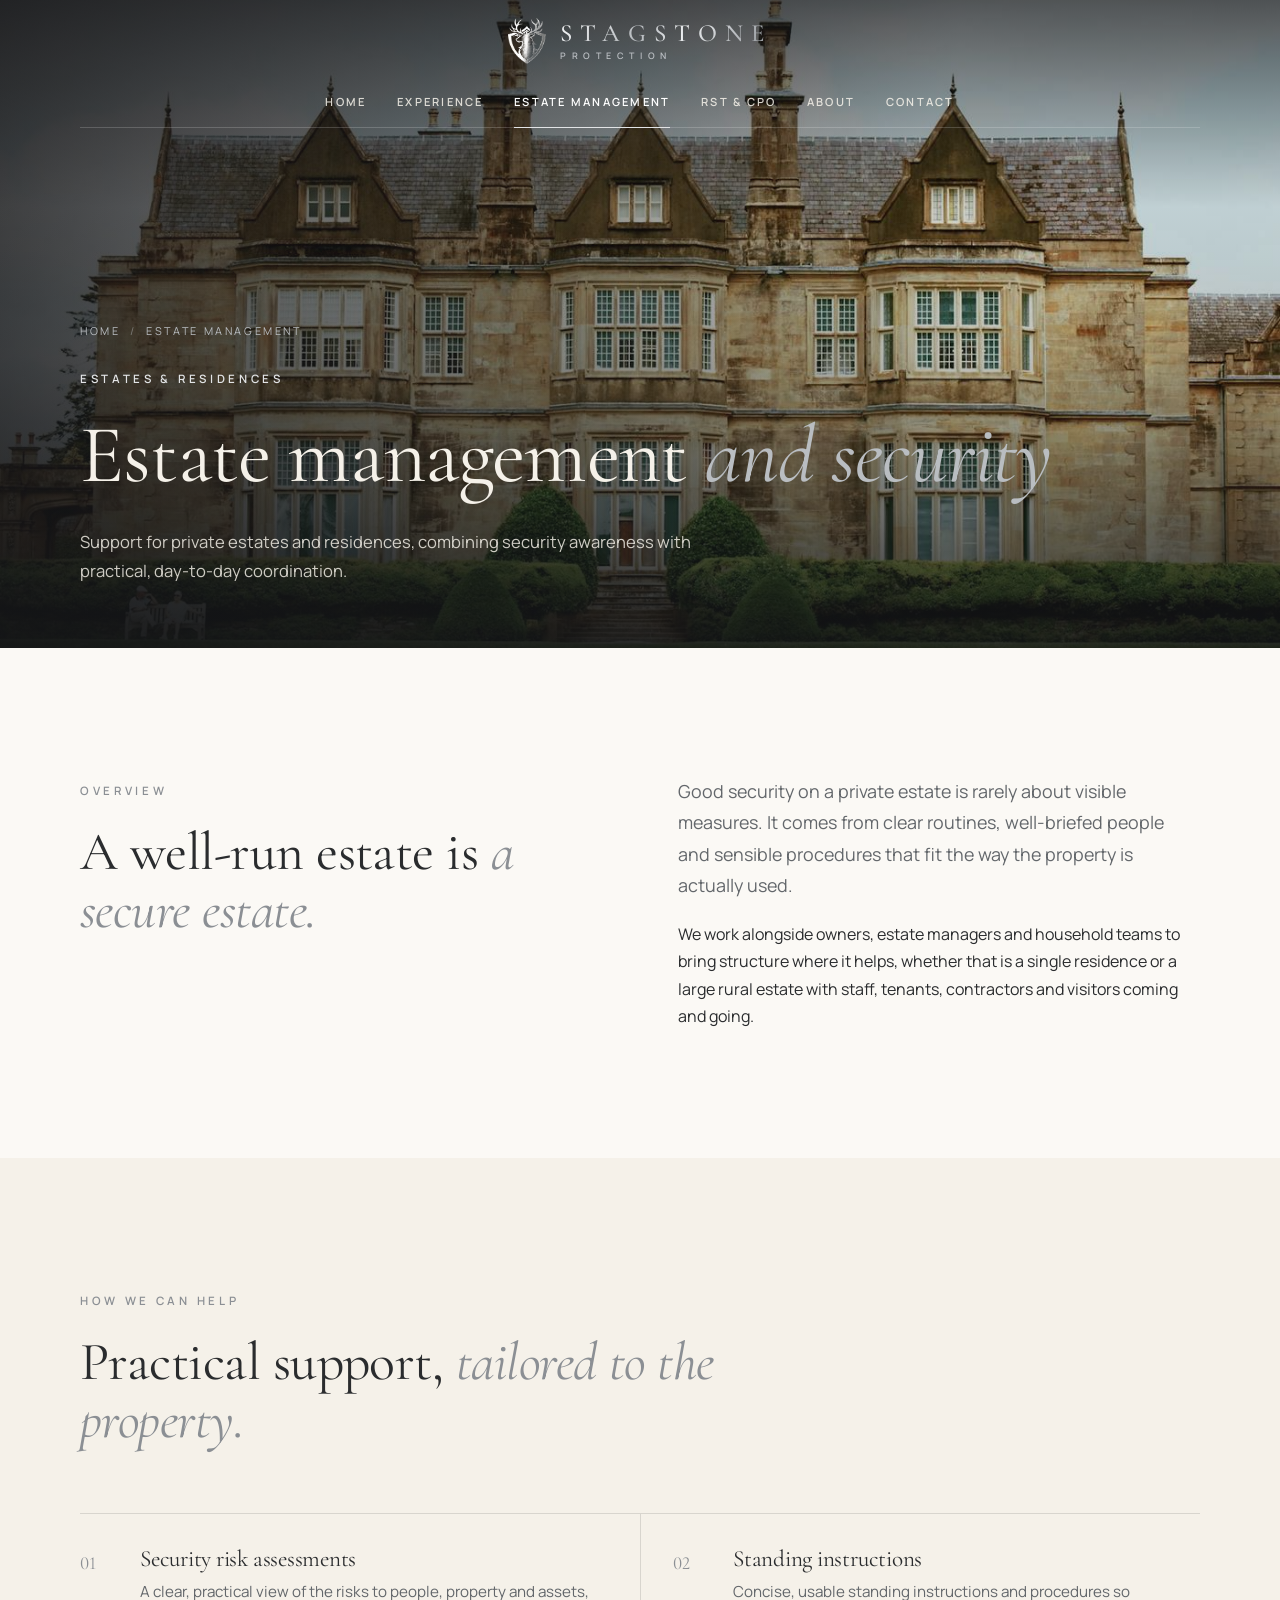
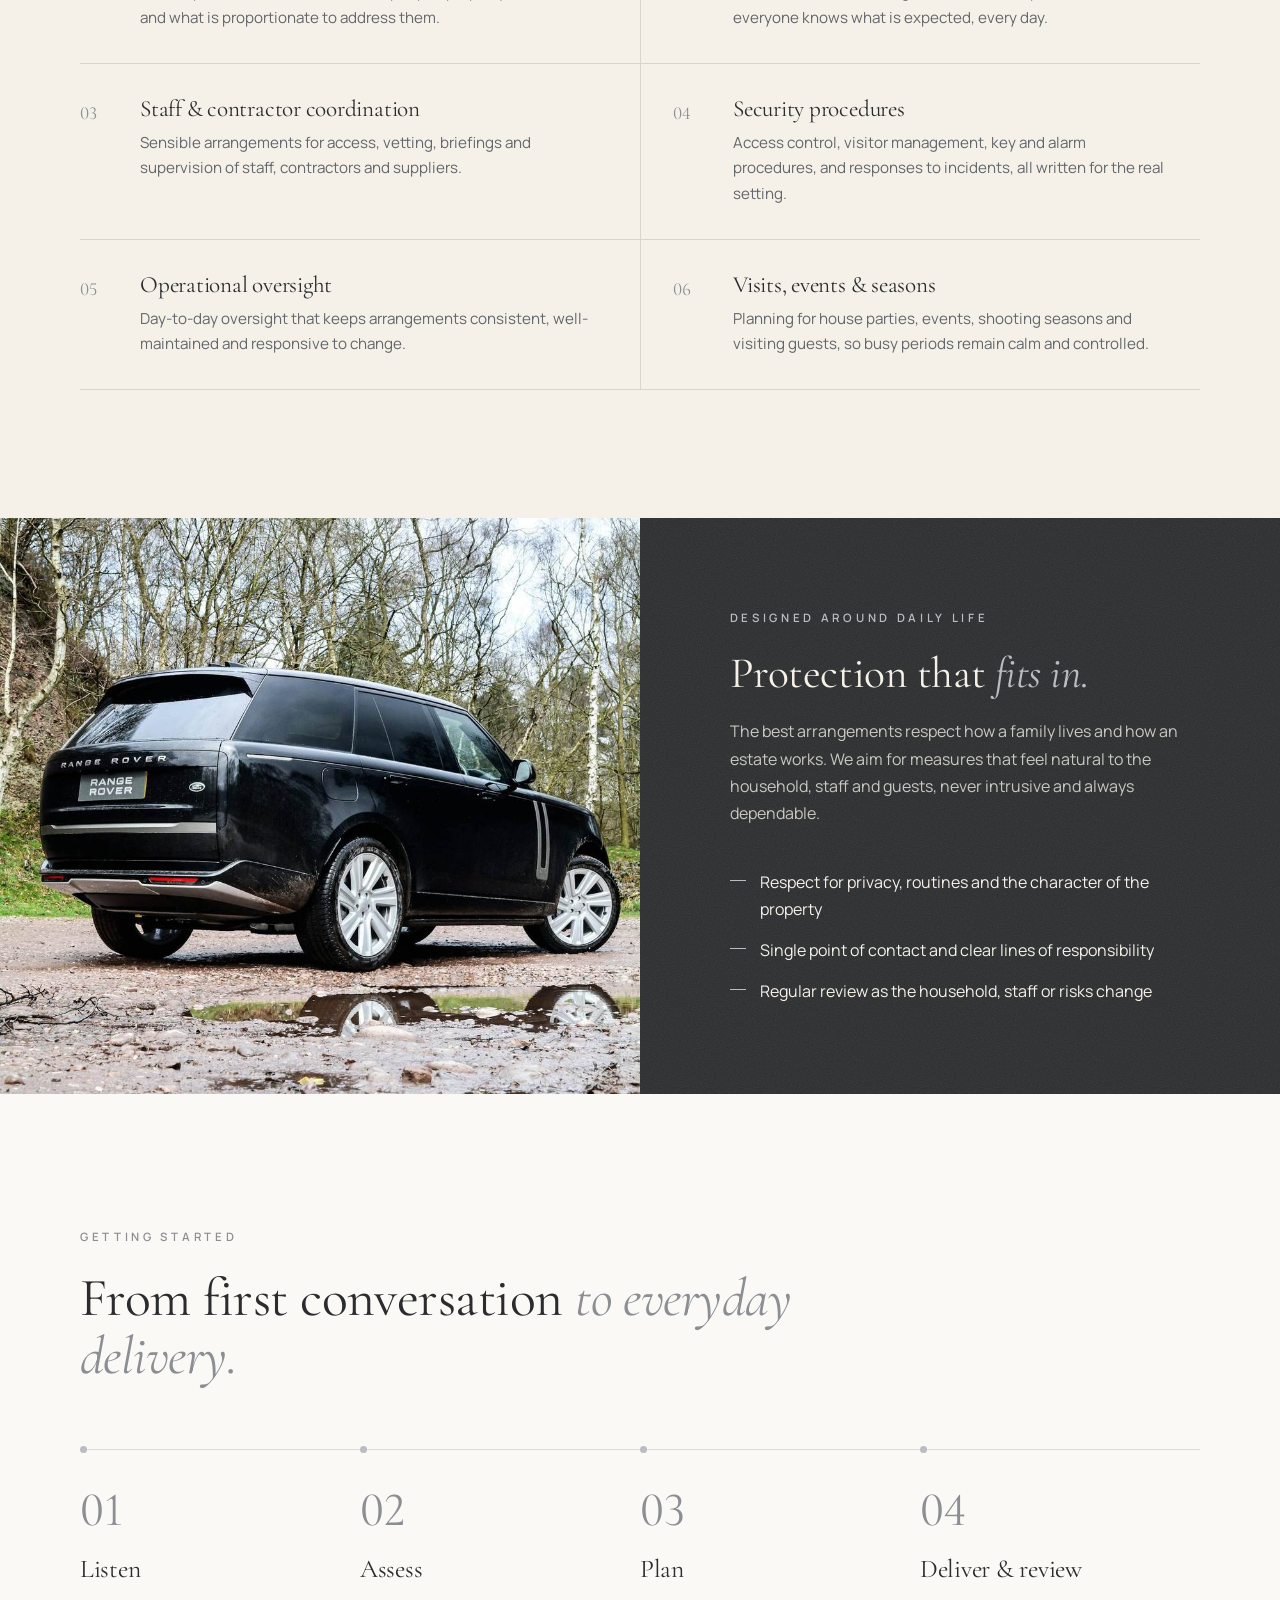
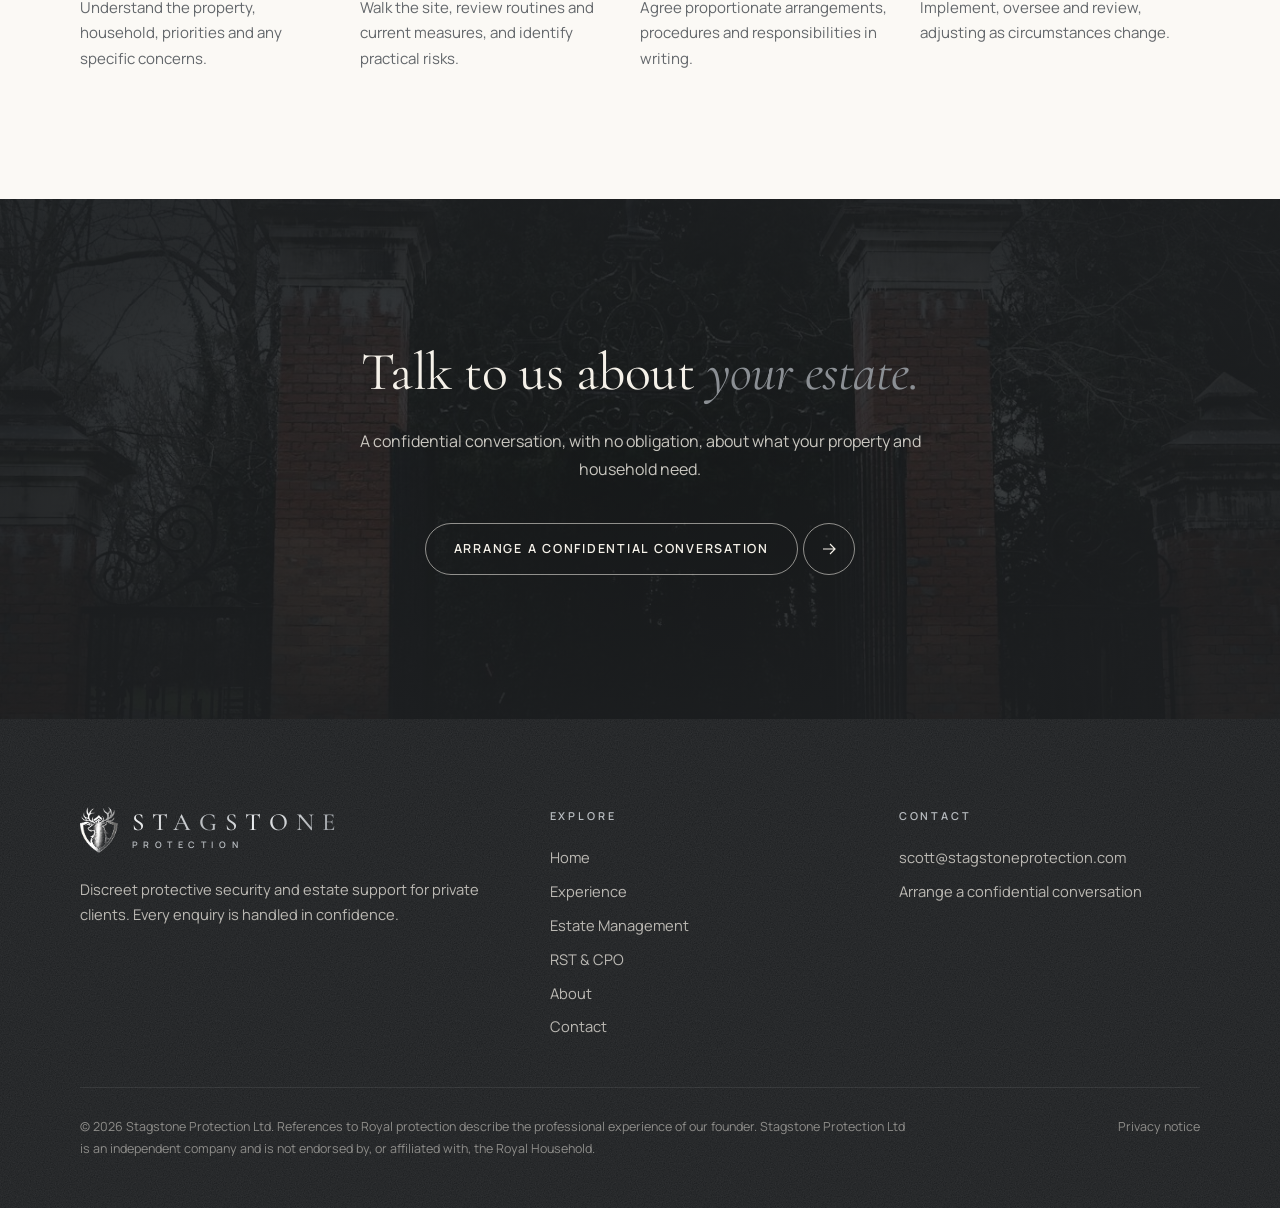
<file: estate-management/index.html>
<!doctype html>
<html lang="en-GB" data-root="../" data-page="estate">
<head>
  <meta charset="utf-8">
  <meta name="viewport" content="width=device-width, initial-scale=1">
  <title>Estate Management &amp; Security | Stagstone Protection</title>
  <meta name="description" content="Estate management and security support for private estates and residences, including risk assessments, standing instructions, staff and contractor coordination, security procedures and day-to-day operational oversight.">
  <meta name="robots" content="noindex, nofollow"><!-- preview only: remove at launch -->
  <link rel="canonical" href="https://stagstoneprotection.com/estate-management/">
  <meta name="theme-color" content="#1d1f21">
  <meta property="og:title" content="Estate Management &amp; Security | Stagstone Protection">
  <meta property="og:image" content="../assets/img/estate-manor.jpg">
  <link rel="icon" type="image/png" sizes="32x32" href="../assets/img/favicon-32.png">
  <link rel="apple-touch-icon" href="../assets/img/apple-touch-icon.png">
  <link rel="stylesheet" href="../assets/css/styles.css?v=20261105">
  <script src="../assets/js/site.js?v=20261105" defer></script>
</head>
<body>
<main id="main">

  <section class="page-hero">
    <div class="page-hero__media"><img src="../assets/img/estate-manor.jpg" alt="A stone manor house with manicured gardens" width="1400" height="925" fetchpriority="high"></div>
    <div class="container page-hero__content">
      <ol class="breadcrumb"><li><a href="../">Home</a></li><li>Estate Management</li></ol>
      <span class="eyebrow">Estates &amp; residences</span>
      <h1>Estate management <em>and security</em></h1>
      <p>Support for private estates and residences, combining security awareness with practical, day-to-day coordination.</p>
    </div>
  </section>

  <section class="section">
    <div class="container grid-2">
      <div class="reveal">
        <span class="eyebrow">Overview</span>
        <h2>A well-run estate is <em>a secure estate.</em></h2>
      </div>
      <div class="reveal" data-delay="1">
        <p class="lead">Good security on a private estate is rarely about visible measures. It comes from clear routines, well-briefed people and sensible procedures that fit the way the property is actually used.</p>
        <p>We work alongside owners, estate managers and household teams to bring structure where it helps, whether that is a single residence or a large rural estate with staff, tenants, contractors and visitors coming and going.</p>
      </div>
    </div>
  </section>

  <section class="section section--ivory">
    <div class="container">
      <div class="section-head reveal">
        <span class="eyebrow">How we can help</span>
        <h2>Practical support, <em>tailored to the property.</em></h2>
      </div>
      <div class="feature-grid">
        <div class="feature reveal"><span class="feature__num">01</span><div><h3>Security risk assessments</h3><p>A clear, practical view of the risks to people, property and assets, and what is proportionate to address them.</p></div></div>
        <div class="feature reveal" data-delay="1"><span class="feature__num">02</span><div><h3>Standing instructions</h3><p>Concise, usable standing instructions and procedures so everyone knows what is expected, every day.</p></div></div>
        <div class="feature reveal"><span class="feature__num">03</span><div><h3>Staff &amp; contractor coordination</h3><p>Sensible arrangements for access, vetting, briefings and supervision of staff, contractors and suppliers.</p></div></div>
        <div class="feature reveal" data-delay="1"><span class="feature__num">04</span><div><h3>Security procedures</h3><p>Access control, visitor management, key and alarm procedures, and responses to incidents, all written for the real setting.</p></div></div>
        <div class="feature reveal"><span class="feature__num">05</span><div><h3>Operational oversight</h3><p>Day-to-day oversight that keeps arrangements consistent, well-maintained and responsive to change.</p></div></div>
        <div class="feature reveal" data-delay="1"><span class="feature__num">06</span><div><h3>Visits, events &amp; seasons</h3><p>Planning for house parties, events, shooting seasons and visiting guests, so busy periods remain calm and controlled.</p></div></div>
      </div>
    </div>
  </section>

  <section aria-labelledby="estate-split">
    <div class="split reveal">
      <div class="split__media"><img src="../assets/img/estate-vehicle.jpg" alt="A dark estate vehicle parked on a gravel drive among trees" width="1000" height="1500" loading="lazy"></div>
      <div class="split__panel split__panel--dark on-dark">
        <span class="eyebrow">Designed around daily life</span>
        <h2 id="estate-split">Protection that <em>fits in.</em></h2>
        <p>The best arrangements respect how a family lives and how an estate works. We aim for measures that feel natural to the household, staff and guests, never intrusive and always dependable.</p>
        <ul class="check-list">
          <li>Respect for privacy, routines and the character of the property</li>
          <li>Single point of contact and clear lines of responsibility</li>
          <li>Regular review as the household, staff or risks change</li>
        </ul>
      </div>
    </div>
  </section>

  <section class="section">
    <div class="container">
      <div class="section-head reveal">
        <span class="eyebrow">Getting started</span>
        <h2>From first conversation <em>to everyday delivery.</em></h2>
      </div>
      <ol class="steps">
        <li class="step reveal"><h3>Listen</h3><p>Understand the property, household, priorities and any specific concerns.</p></li>
        <li class="step reveal" data-delay="1"><h3>Assess</h3><p>Walk the site, review routines and current measures, and identify practical risks.</p></li>
        <li class="step reveal" data-delay="2"><h3>Plan</h3><p>Agree proportionate arrangements, procedures and responsibilities in writing.</p></li>
        <li class="step reveal" data-delay="3"><h3>Deliver &amp; review</h3><p>Implement, oversee and review, adjusting as circumstances change.</p></li>
      </ol>
    </div>
  </section>

  <section class="cta-band">
    <div class="cta-band__media"><img src="../assets/img/estate-gates.jpg" alt="" width="1400" height="1200" loading="lazy"></div>
    <div class="container reveal">
      <h2>Talk to us about <em>your estate.</em></h2>
      <p>A confidential conversation, with no obligation, about what your property and household need.</p>
      <a class="btn btn--light" href="../contact/"><span class="btn__label">Arrange a confidential conversation</span></a>
    </div>
  </section>

</main>
</body>
</html>
</file>
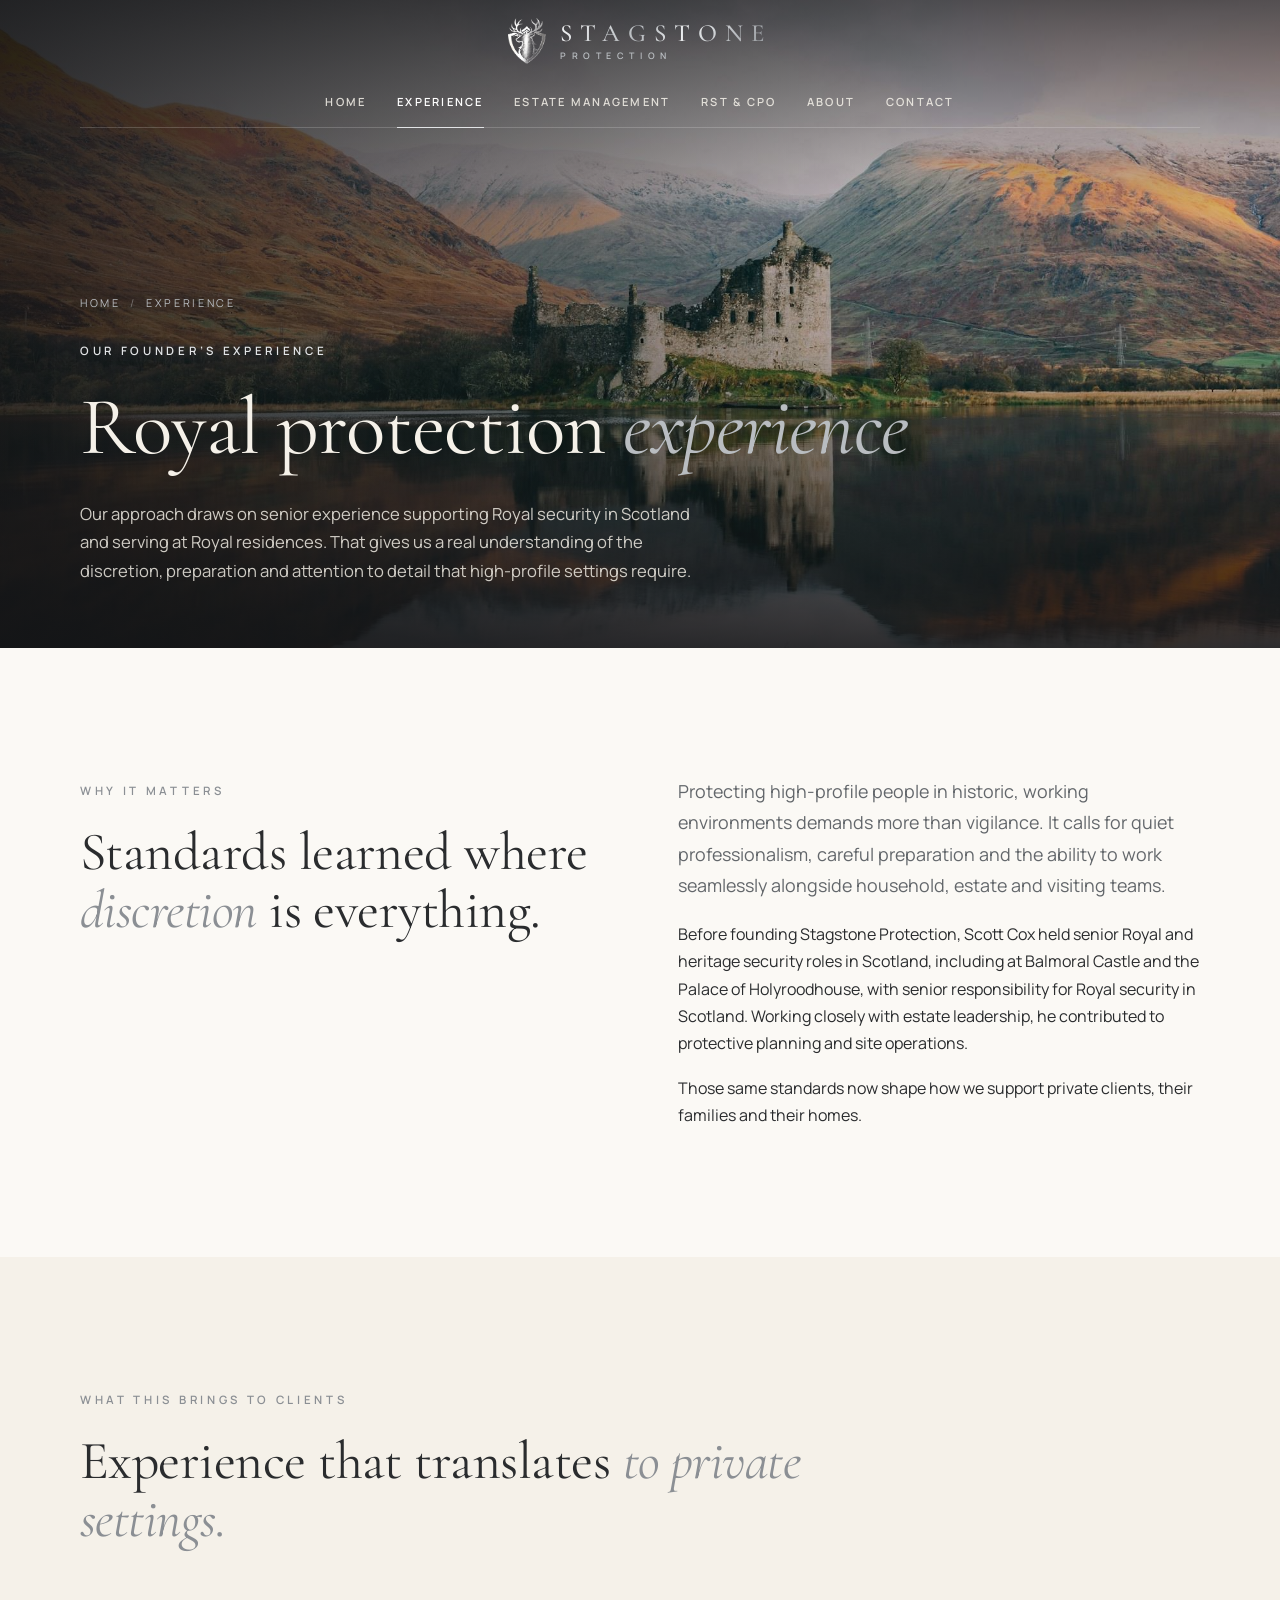
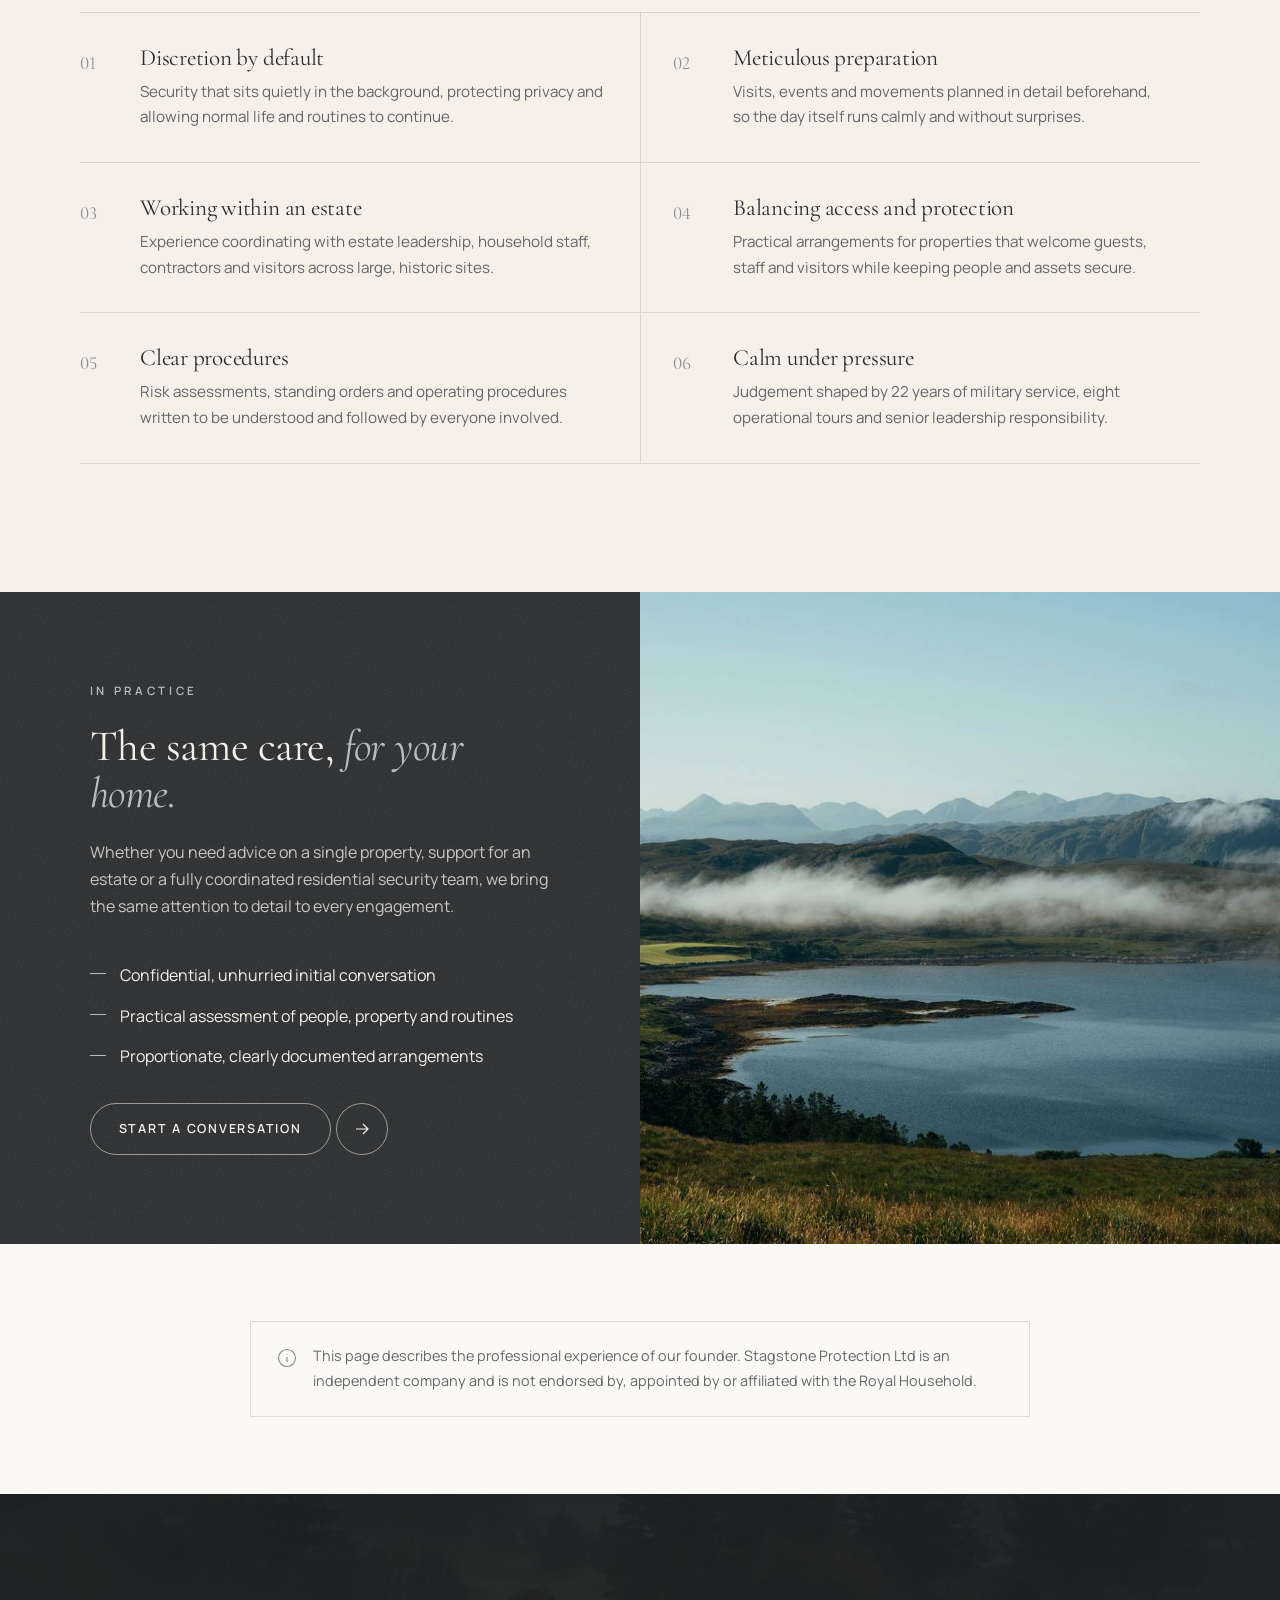
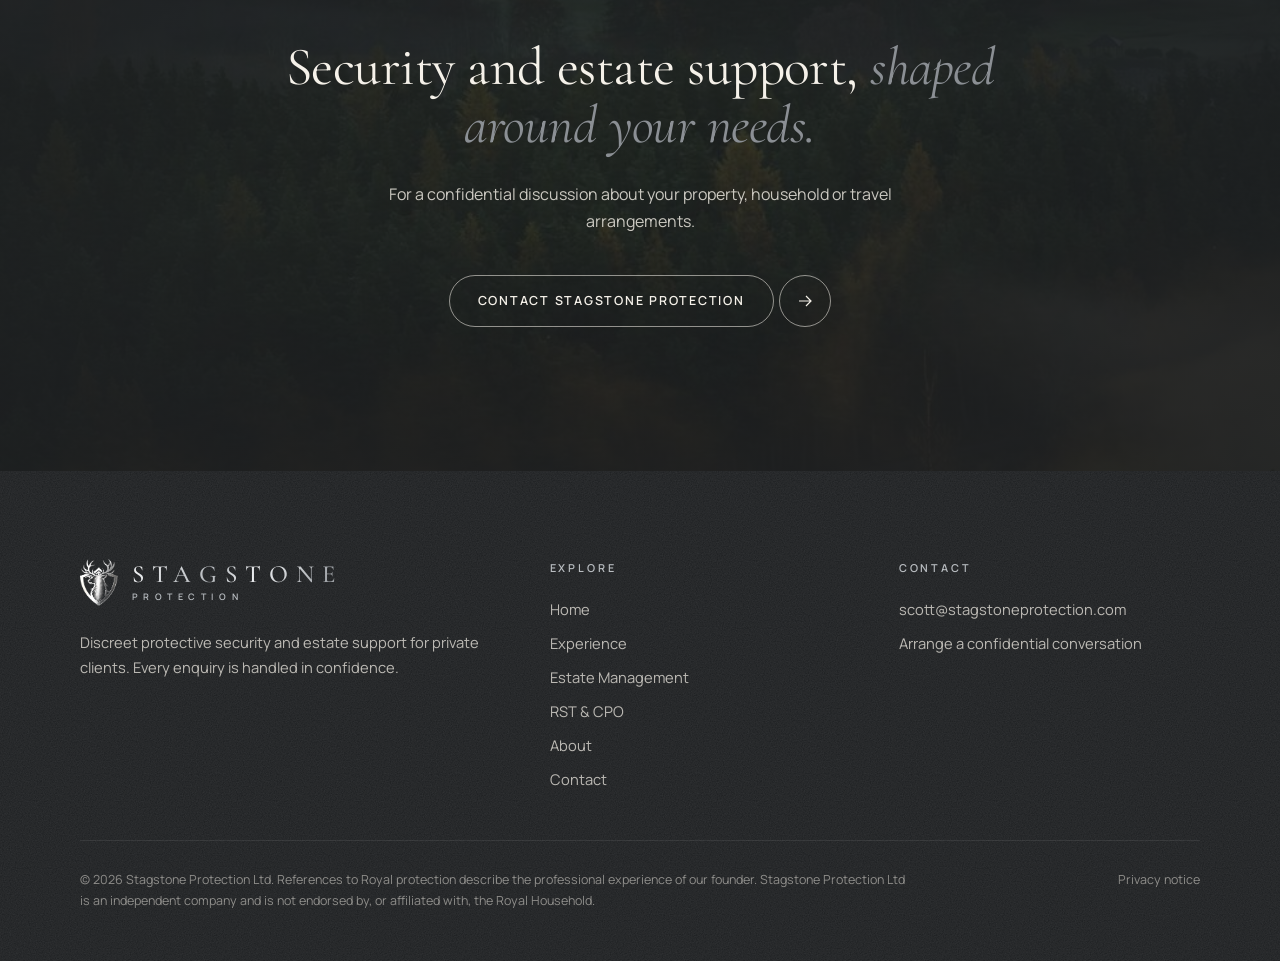
<file: experience/index.html>
<!doctype html>
<html lang="en-GB" data-root="../" data-page="experience">
<head>
  <meta charset="utf-8">
  <meta name="viewport" content="width=device-width, initial-scale=1">
  <title>Royal Protection Experience | Stagstone Protection</title>
  <meta name="description" content="Stagstone Protection's approach is shaped by our founder's senior experience supporting Royal security in Scotland, bringing discretion, preparation and attention to detail to high-profile settings.">
  <meta name="robots" content="noindex, nofollow"><!-- preview only: remove at launch -->
  <link rel="canonical" href="https://stagstoneprotection.com/experience/">
  <meta name="theme-color" content="#1d1f21">
  <meta property="og:title" content="Royal Protection Experience | Stagstone Protection">
  <meta property="og:image" content="../assets/img/scottish-castle-loch.jpg">
  <link rel="icon" type="image/png" sizes="32x32" href="../assets/img/favicon-32.png">
  <link rel="apple-touch-icon" href="../assets/img/apple-touch-icon.png">
  <link rel="stylesheet" href="../assets/css/styles.css?v=20261105">
  <script src="../assets/js/site.js?v=20261105" defer></script>
</head>
<body>
<main id="main">

  <section class="page-hero">
    <div class="page-hero__media"><img src="../assets/img/scottish-castle-loch.jpg" alt="A historic Scottish castle reflected in a still loch beneath the hills" width="2000" height="1333" fetchpriority="high"></div>
    <div class="container page-hero__content">
      <ol class="breadcrumb"><li><a href="../">Home</a></li><li>Experience</li></ol>
      <span class="eyebrow">Our founder’s experience</span>
      <h1>Royal protection <em>experience</em></h1>
      <p>Our approach draws on senior experience supporting Royal security in Scotland and serving at Royal residences. That gives us a real understanding of the discretion, preparation and attention to detail that high-profile settings require.</p>
    </div>
  </section>

  <section class="section">
    <div class="container grid-2">
      <div class="reveal">
        <span class="eyebrow">Why it matters</span>
        <h2>Standards learned where <em>discretion</em> is everything.</h2>
      </div>
      <div class="reveal" data-delay="1">
        <p class="lead">Protecting high-profile people in historic, working environments demands more than vigilance. It calls for quiet professionalism, careful preparation and the ability to work seamlessly alongside household, estate and visiting teams.</p>
        <p>Before founding Stagstone Protection, Scott Cox held senior Royal and heritage security roles in Scotland, including at Balmoral Castle and the Palace of Holyroodhouse, with senior responsibility for Royal security in Scotland. Working closely with estate leadership, he contributed to protective planning and site operations.</p>
        <p>Those same standards now shape how we support private clients, their families and their homes.</p>
      </div>
    </div>
  </section>

  <section class="section section--ivory">
    <div class="container">
      <div class="section-head reveal">
        <span class="eyebrow">What this brings to clients</span>
        <h2>Experience that translates <em>to private settings.</em></h2>
      </div>
      <div class="feature-grid">
        <div class="feature reveal"><span class="feature__num">01</span><div><h3>Discretion by default</h3><p>Security that sits quietly in the background, protecting privacy and allowing normal life and routines to continue.</p></div></div>
        <div class="feature reveal" data-delay="1"><span class="feature__num">02</span><div><h3>Meticulous preparation</h3><p>Visits, events and movements planned in detail beforehand, so the day itself runs calmly and without surprises.</p></div></div>
        <div class="feature reveal"><span class="feature__num">03</span><div><h3>Working within an estate</h3><p>Experience coordinating with estate leadership, household staff, contractors and visitors across large, historic sites.</p></div></div>
        <div class="feature reveal" data-delay="1"><span class="feature__num">04</span><div><h3>Balancing access and protection</h3><p>Practical arrangements for properties that welcome guests, staff and visitors while keeping people and assets secure.</p></div></div>
        <div class="feature reveal"><span class="feature__num">05</span><div><h3>Clear procedures</h3><p>Risk assessments, standing orders and operating procedures written to be understood and followed by everyone involved.</p></div></div>
        <div class="feature reveal" data-delay="1"><span class="feature__num">06</span><div><h3>Calm under pressure</h3><p>Judgement shaped by 22 years of military service, eight operational tours and senior leadership responsibility.</p></div></div>
      </div>
    </div>
  </section>

  <section aria-labelledby="loch-title">
    <div class="split split--reverse reveal">
      <div class="split__media"><img src="../assets/img/highland-loch.jpg" alt="Mist lying over a Highland loch and hills" width="1400" height="935" loading="lazy"></div>
      <div class="split__panel split__panel--dark on-dark">
        <span class="eyebrow">In practice</span>
        <h2 id="loch-title">The same care, <em>for your home.</em></h2>
        <p>Whether you need advice on a single property, support for an estate or a fully coordinated residential security team, we bring the same attention to detail to every engagement.</p>
        <ul class="check-list">
          <li>Confidential, unhurried initial conversation</li>
          <li>Practical assessment of people, property and routines</li>
          <li>Proportionate, clearly documented arrangements</li>
        </ul>
        <div class="mt-2"><a class="btn btn--light" href="../contact/"><span class="btn__label">Start a conversation</span></a></div>
      </div>
    </div>
  </section>

  <section class="section section--tight">
    <div class="container container--narrow">
      <div class="notice reveal">
        <svg viewBox="0 0 20 20" fill="none" stroke-width="1.2" aria-hidden="true"><circle cx="10" cy="10" r="8.5"/><path d="M10 9v5M10 6v.5"/></svg>
        <p class="mb-0">This page describes the professional experience of our founder. Stagstone Protection Ltd is an independent company and is not endorsed by, appointed by or affiliated with the Royal Household.</p>
      </div>
    </div>
  </section>

  <section class="cta-band">
    <div class="cta-band__media"><img src="../assets/img/misty-forest.jpg" alt="" width="1000" height="1395" loading="lazy"></div>
    <div class="container reveal">
      <h2>Security and estate support, <em>shaped around your needs.</em></h2>
      <p>For a confidential discussion about your property, household or travel arrangements.</p>
      <a class="btn btn--light" href="../contact/"><span class="btn__label">Contact Stagstone Protection</span></a>
    </div>
  </section>

</main>
</body>
</html>
</file>
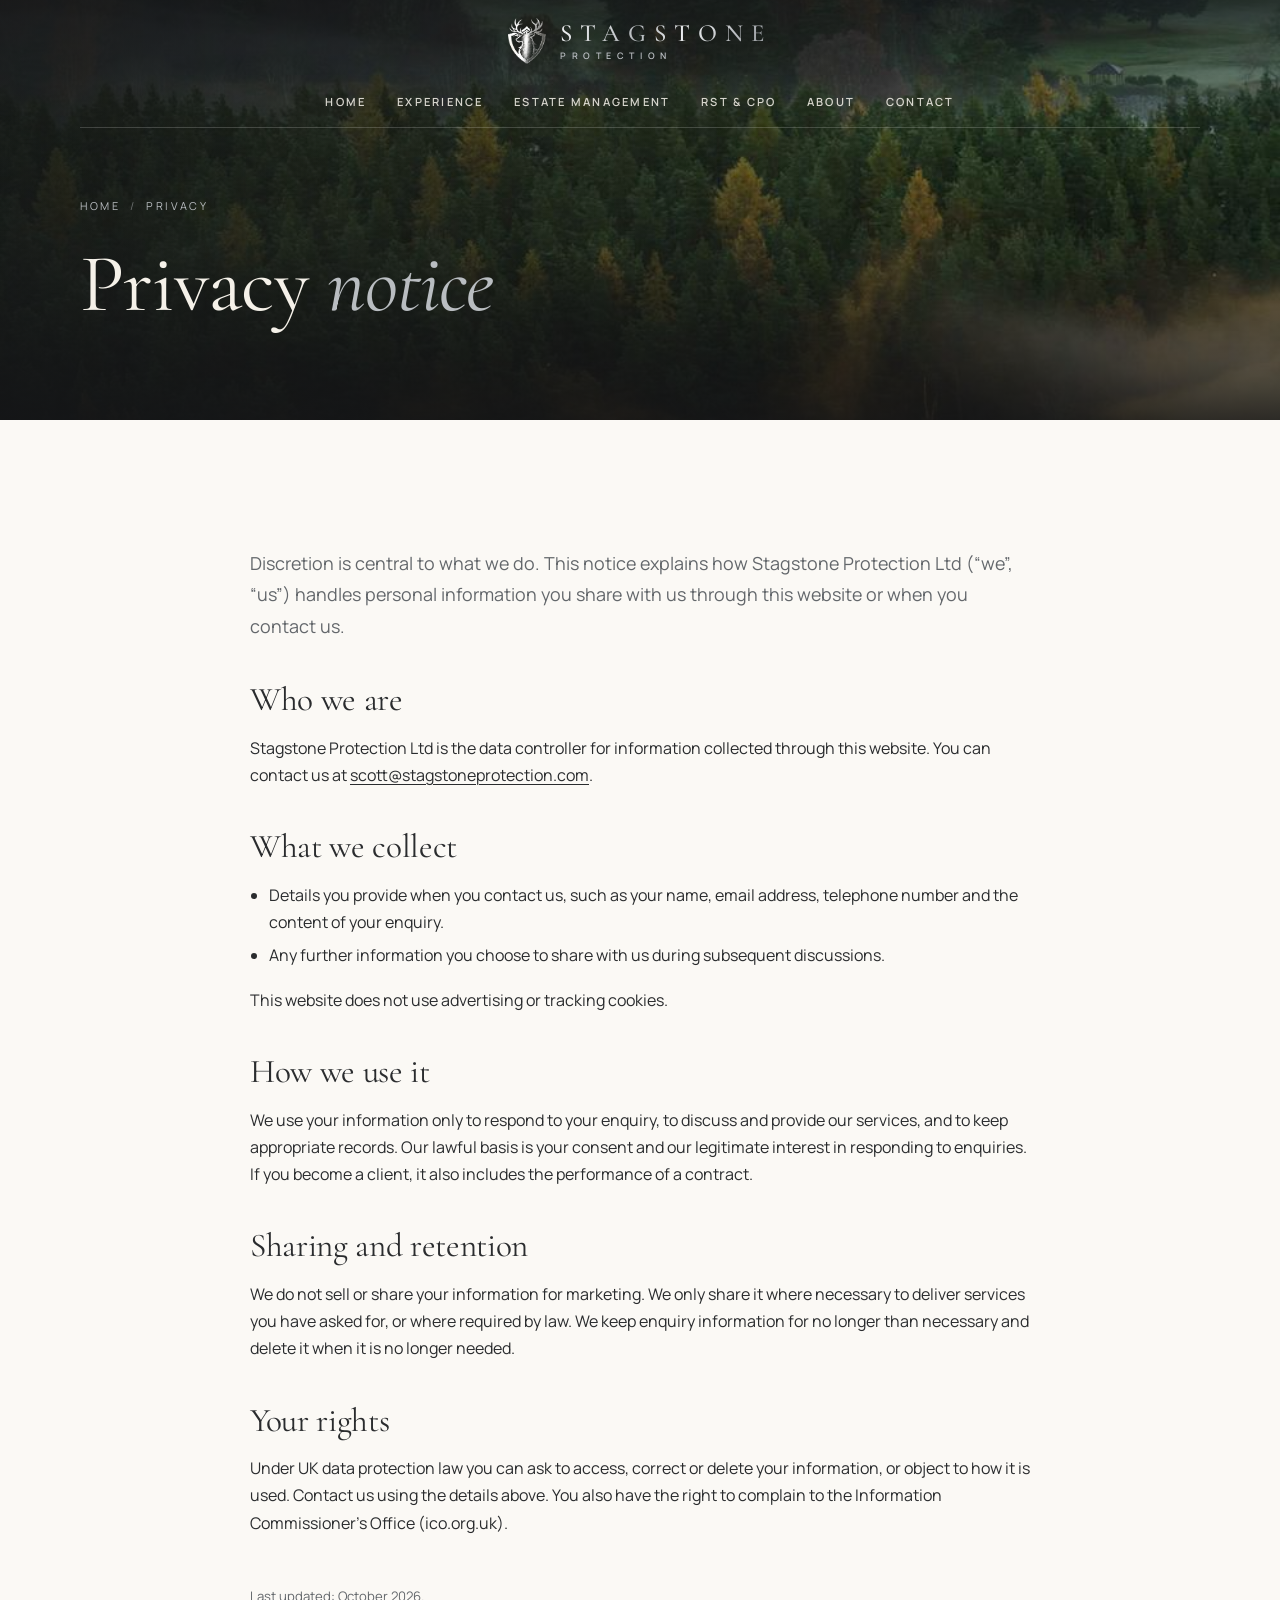
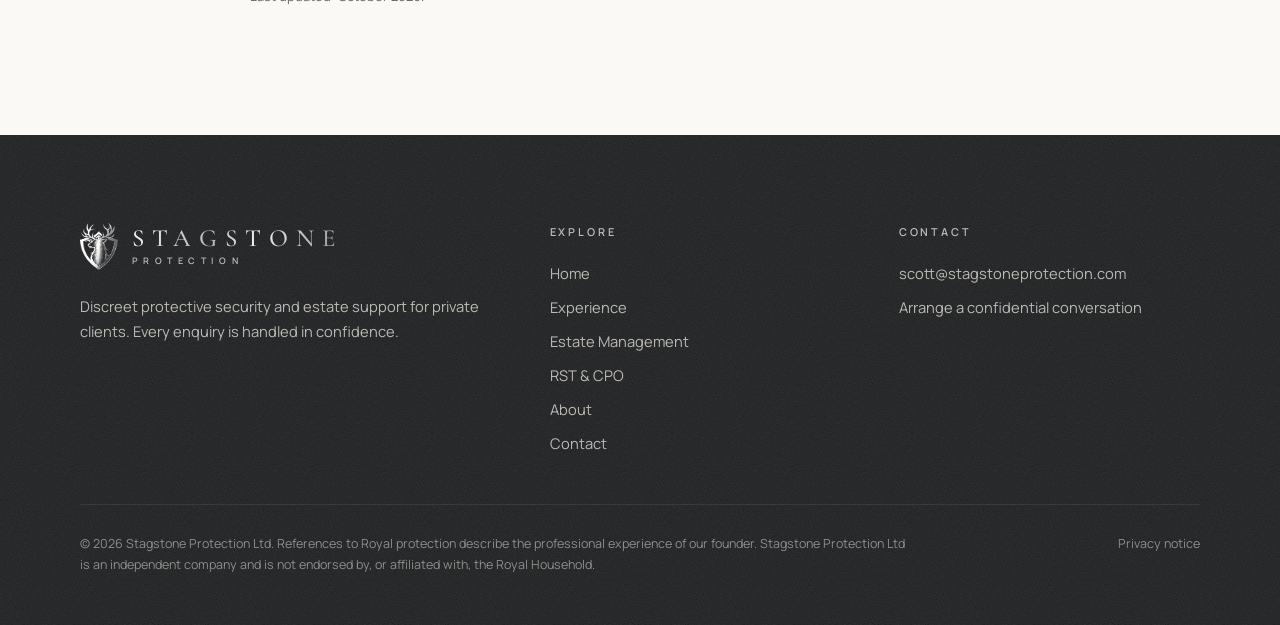
<file: privacy/index.html>
<!doctype html>
<html lang="en-GB" data-root="../" data-page="privacy">
<head>
  <meta charset="utf-8">
  <meta name="viewport" content="width=device-width, initial-scale=1">
  <title>Privacy Notice | Stagstone Protection</title>
  <meta name="description" content="How Stagstone Protection Ltd handles personal information provided through enquiries.">
  <meta name="robots" content="noindex, nofollow"><!-- preview only: remove at launch -->
  <link rel="canonical" href="https://stagstoneprotection.com/privacy/">
  <meta name="theme-color" content="#1d1f21">
  <link rel="icon" type="image/png" sizes="32x32" href="../assets/img/favicon-32.png">
  <link rel="stylesheet" href="../assets/css/styles.css?v=20261105">
  <script src="../assets/js/site.js?v=20261105" defer></script>
</head>
<body>
<main id="main">

  <section class="page-hero" style="min-height: 420px">
    <div class="page-hero__media"><img src="../assets/img/misty-forest.jpg" alt="" width="1000" height="1395"></div>
    <div class="container page-hero__content">
      <ol class="breadcrumb"><li><a href="../">Home</a></li><li>Privacy</li></ol>
      <h1>Privacy <em>notice</em></h1>
    </div>
  </section>

  <section class="section">
    <div class="container container--narrow prose">
      <p class="lead">Discretion is central to what we do. This notice explains how Stagstone Protection Ltd (“we”, “us”) handles personal information you share with us through this website or when you contact us.</p>

      <h2>Who we are</h2>
      <p>Stagstone Protection Ltd is the data controller for information collected through this website. You can contact us at <a data-contact="email" href="mailto:scott@stagstoneprotection.com">scott@stagstoneprotection.com</a>.</p>

      <h2>What we collect</h2>
      <ul>
        <li>Details you provide when you contact us, such as your name, email address, telephone number and the content of your enquiry.</li>
        <li>Any further information you choose to share with us during subsequent discussions.</li>
      </ul>
      <p>This website does not use advertising or tracking cookies.</p>

      <h2>How we use it</h2>
      <p>We use your information only to respond to your enquiry, to discuss and provide our services, and to keep appropriate records. Our lawful basis is your consent and our legitimate interest in responding to enquiries. If you become a client, it also includes the performance of a contract.</p>

      <h2>Sharing and retention</h2>
      <p>We do not sell or share your information for marketing. We only share it where necessary to deliver services you have asked for, or where required by law. We keep enquiry information for no longer than necessary and delete it when it is no longer needed.</p>

      <h2>Your rights</h2>
      <p>Under UK data protection law you can ask to access, correct or delete your information, or object to how it is used. Contact us using the details above. You also have the right to complain to the Information Commissioner’s Office (ico.org.uk).</p>

      <p class="form-note mt-3">Last updated: October 2026.</p>
    </div>
  </section>

</main>
</body>
</html>
</file>
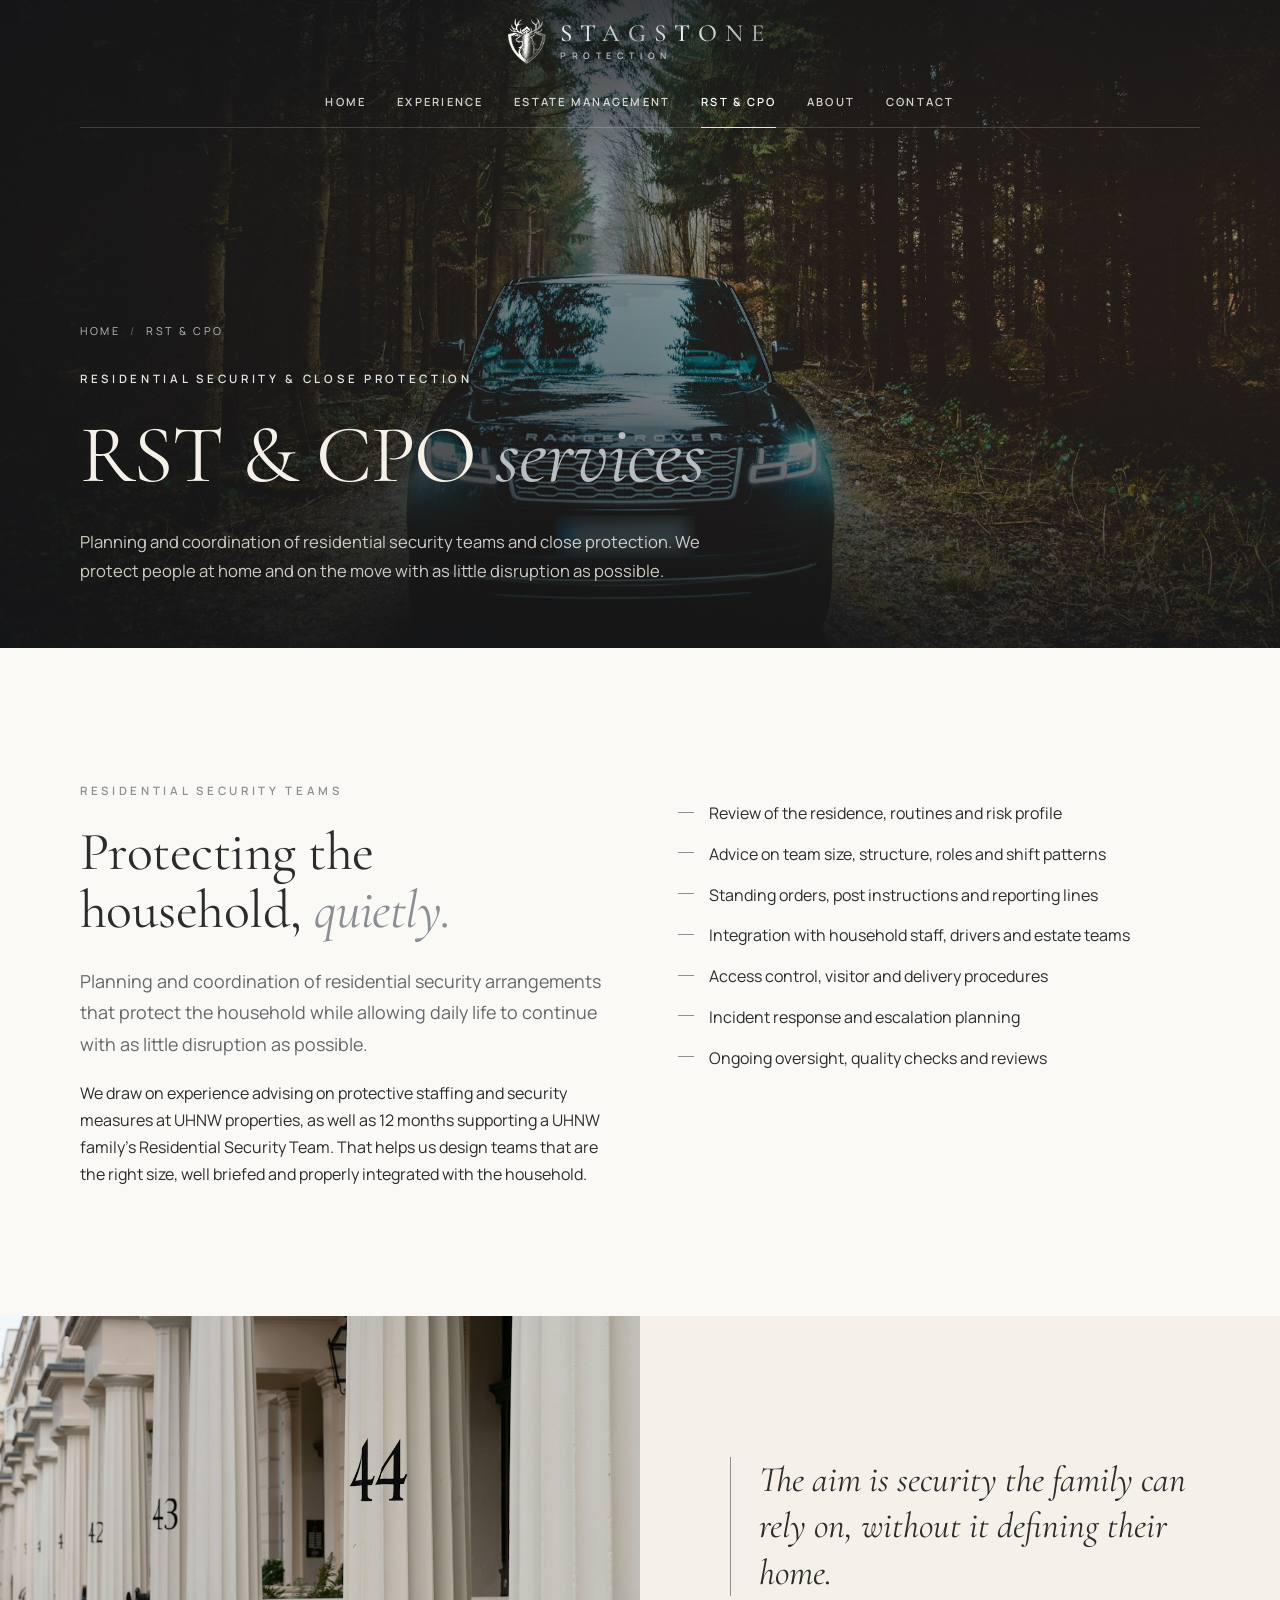
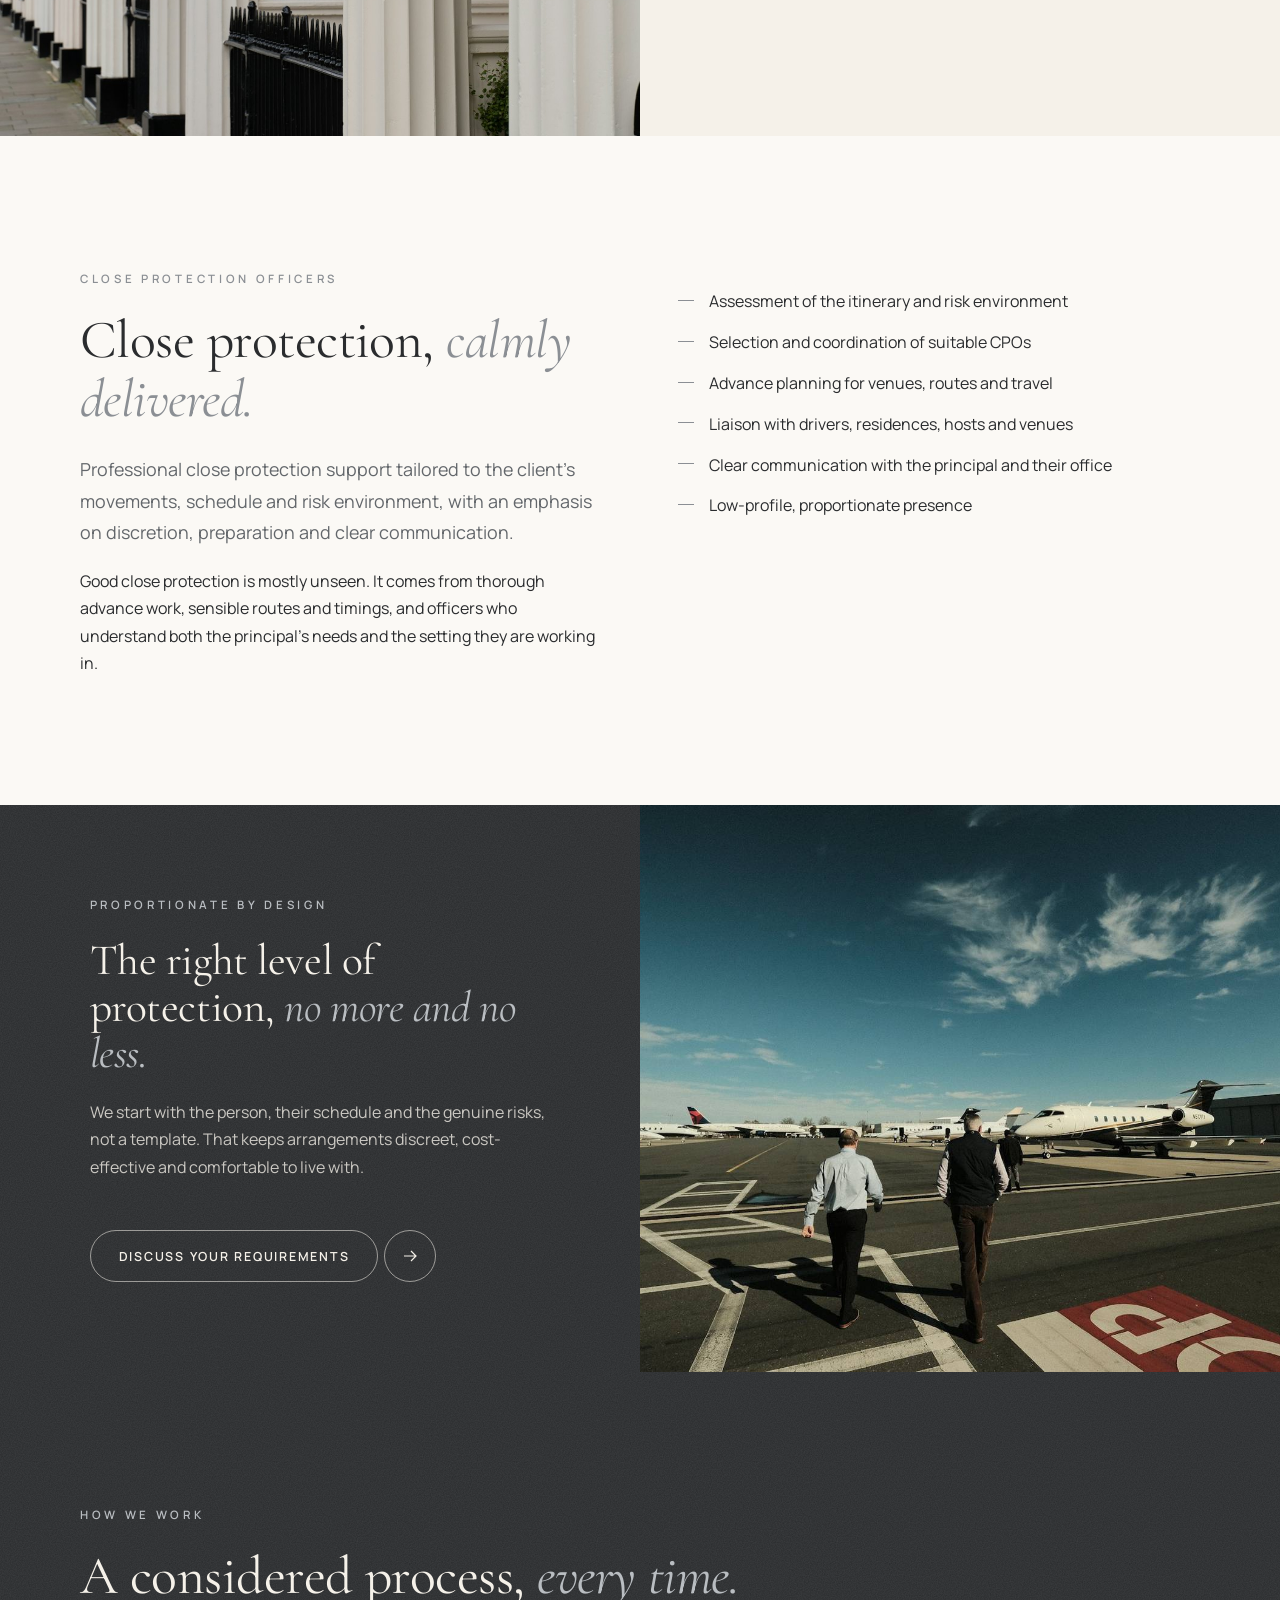
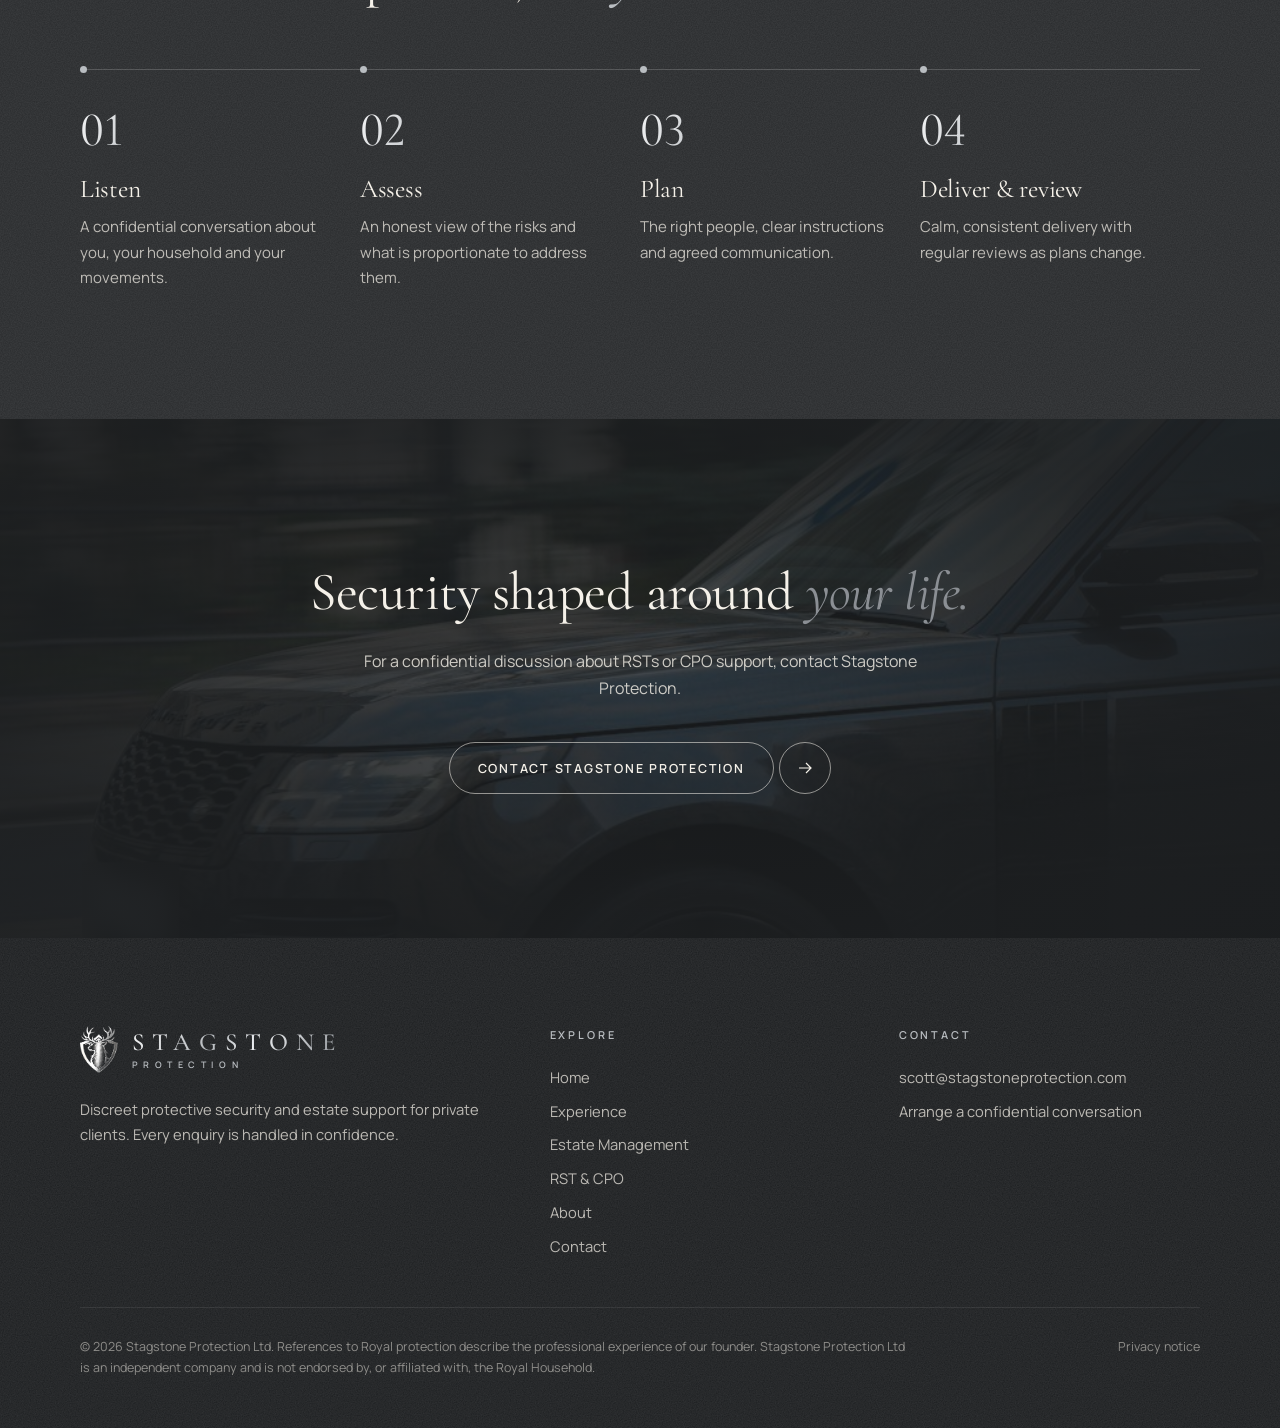
<file: rst-cpo/index.html>
<!doctype html>
<html lang="en-GB" data-root="../" data-page="rst-cpo">
<head>
  <meta charset="utf-8">
  <meta name="viewport" content="width=device-width, initial-scale=1">
  <title>Residential Security Teams &amp; Close Protection | Stagstone Protection</title>
  <meta name="description" content="Planning and coordination of Residential Security Teams (RSTs) and Close Protection Officers (CPOs). Discreet, proportionate protection tailored to the household, schedule and risk environment.">
  <meta name="robots" content="noindex, nofollow"><!-- preview only: remove at launch -->
  <link rel="canonical" href="https://stagstoneprotection.com/rst-cpo/">
  <meta name="theme-color" content="#1d1f21">
  <meta property="og:title" content="RST &amp; CPO Services | Stagstone Protection">
  <meta property="og:image" content="../assets/img/rst-range-rover-estate.jpg">
  <link rel="icon" type="image/png" sizes="32x32" href="../assets/img/favicon-32.png">
  <link rel="apple-touch-icon" href="../assets/img/apple-touch-icon.png">
  <link rel="stylesheet" href="../assets/css/styles.css?v=20261105">
  <script src="../assets/js/site.js?v=20261105" defer></script>
</head>
<body>
<main id="main">

  <section class="page-hero">
    <div class="page-hero__media"><img src="../assets/img/rst-range-rover-estate.jpg" alt="A black Range Rover with headlights on, on a woodland estate track" width="2000" height="1345" fetchpriority="high"></div>
    <div class="container page-hero__content">
      <ol class="breadcrumb"><li><a href="../">Home</a></li><li>RST &amp; CPO</li></ol>
      <span class="eyebrow">Residential security &amp; close protection</span>
      <h1>RST &amp; CPO <em>services</em></h1>
      <p>Planning and coordination of residential security teams and close protection. We protect people at home and on the move with as little disruption as possible.</p>
    </div>
  </section>

  <!-- RST -->
  <section class="section" id="rst" aria-labelledby="rst-title">
    <div class="container grid-2">
      <div class="reveal">
        <span class="eyebrow">Residential Security Teams</span>
        <h2 id="rst-title">Protecting the household, <em>quietly.</em></h2>
        <p class="lead">Planning and coordination of residential security arrangements that protect the household while allowing daily life to continue with as little disruption as possible.</p>
        <p>We draw on experience advising on protective staffing and security measures at UHNW properties, as well as 12 months supporting a UHNW family’s Residential Security Team. That helps us design teams that are the right size, well briefed and properly integrated with the household.</p>
      </div>
      <div class="reveal" data-delay="1">
        <ul class="check-list">
          <li>Review of the residence, routines and risk profile</li>
          <li>Advice on team size, structure, roles and shift patterns</li>
          <li>Standing orders, post instructions and reporting lines</li>
          <li>Integration with household staff, drivers and estate teams</li>
          <li>Access control, visitor and delivery procedures</li>
          <li>Incident response and escalation planning</li>
          <li>Ongoing oversight, quality checks and reviews</li>
        </ul>
      </div>
    </div>
  </section>

  <section aria-label="Residential security imagery">
    <div class="split reveal">
      <div class="split__media"><img src="../assets/img/rst-london-townhouse.jpg" alt="White stucco London townhouses with pillared porches" width="1200" height="1800" loading="lazy"></div>
      <div class="split__panel">
        <p class="pull">The aim is security the family can rely on, without it defining their home.</p>
      </div>
    </div>
  </section>

  <!-- CPO -->
  <section class="section" id="cpo" aria-labelledby="cpo-title">
    <div class="container grid-2">
      <div class="reveal">
        <span class="eyebrow">Close Protection Officers</span>
        <h2 id="cpo-title">Close protection, <em>calmly delivered.</em></h2>
        <p class="lead">Professional close protection support tailored to the client’s movements, schedule and risk environment, with an emphasis on discretion, preparation and clear communication.</p>
        <p>Good close protection is mostly unseen. It comes from thorough advance work, sensible routes and timings, and officers who understand both the principal’s needs and the setting they are working in.</p>
      </div>
      <div class="reveal" data-delay="1">
        <ul class="check-list">
          <li>Assessment of the itinerary and risk environment</li>
          <li>Selection and coordination of suitable CPOs</li>
          <li>Advance planning for venues, routes and travel</li>
          <li>Liaison with drivers, residences, hosts and venues</li>
          <li>Clear communication with the principal and their office</li>
          <li>Low-profile, proportionate presence</li>
        </ul>
      </div>
    </div>
  </section>

  <section aria-label="Close protection imagery">
    <div class="split split--reverse reveal">
      <div class="split__media"><img src="../assets/img/airfield-arrival.jpg" alt="Two people walking across an airfield towards a private aircraft" width="1400" height="934" loading="lazy"></div>
      <div class="split__panel split__panel--dark on-dark">
        <span class="eyebrow">Proportionate by design</span>
        <h2>The right level of protection, <em>no more and no less.</em></h2>
        <p>We start with the person, their schedule and the genuine risks, not a template. That keeps arrangements discreet, cost-effective and comfortable to live with.</p>
        <div class="mt-2"><a class="btn btn--light" href="../contact/"><span class="btn__label">Discuss your requirements</span></a></div>
      </div>
    </div>
  </section>

  <section class="section section--dark on-dark">
    <div class="container">
      <div class="section-head reveal">
        <span class="eyebrow">How we work</span>
        <h2>A considered process, <em>every time.</em></h2>
      </div>
      <ol class="steps">
        <li class="step reveal"><h3>Listen</h3><p>A confidential conversation about you, your household and your movements.</p></li>
        <li class="step reveal" data-delay="1"><h3>Assess</h3><p>An honest view of the risks and what is proportionate to address them.</p></li>
        <li class="step reveal" data-delay="2"><h3>Plan</h3><p>The right people, clear instructions and agreed communication.</p></li>
        <li class="step reveal" data-delay="3"><h3>Deliver &amp; review</h3><p>Calm, consistent delivery with regular reviews as plans change.</p></li>
      </ol>
    </div>
  </section>

  <section class="cta-band">
    <div class="cta-band__media"><img src="../assets/img/cpo-range-rover.jpg" alt="" width="1000" height="1499" loading="lazy"></div>
    <div class="container reveal">
      <h2>Security shaped around <em>your life.</em></h2>
      <p>For a confidential discussion about RSTs or CPO support, contact Stagstone Protection.</p>
      <a class="btn btn--light" href="../contact/"><span class="btn__label">Contact Stagstone Protection</span></a>
    </div>
  </section>

</main>
</body>
</html>
</file>
<file: assets/css/styles.css>
/* ==========================================================================
   Stagstone Protection — site styles
   Palette: charcoal, ivory and silver (taken from the brand signature/cards)
   ========================================================================== */

/* ---------- Fonts (self-hosted, SIL Open Font Licence) ---------- */
@font-face { font-family: "Cormorant Garamond"; font-style: normal; font-weight: 400; font-display: swap; src: url("../fonts/cormorantgaramond-400-normal.woff2") format("woff2"); }
@font-face { font-family: "Cormorant Garamond"; font-style: normal; font-weight: 500; font-display: swap; src: url("../fonts/cormorantgaramond-500-normal.woff2") format("woff2"); }
@font-face { font-family: "Cormorant Garamond"; font-style: normal; font-weight: 600; font-display: swap; src: url("../fonts/cormorantgaramond-600-normal.woff2") format("woff2"); }
@font-face { font-family: "Cormorant Garamond"; font-style: italic; font-weight: 400; font-display: swap; src: url("../fonts/cormorantgaramond-400-italic.woff2") format("woff2"); }
@font-face { font-family: "Cormorant Garamond"; font-style: italic; font-weight: 500; font-display: swap; src: url("../fonts/cormorantgaramond-500-italic.woff2") format("woff2"); }
@font-face { font-family: "Manrope"; font-style: normal; font-weight: 300 700; font-display: swap; src: url("../fonts/manrope-300-700-normal.woff2") format("woff2"); }

/* ---------- Design tokens ---------- */
:root {
  --charcoal: #292b2d;        /* brand charcoal */
  --charcoal-deep: #1d1f21;
  --charcoal-soft: #34373a;
  --ivory: #f5f1e9;
  --ivory-deep: #ebe5d9;
  --paper: #fbf9f5;
  --silver: #b9bdc1;
  --silver-light: #e2e4e6;
  --silver-dark: #8b8f94;
  --text: #2a2c2e;
  --text-muted: #63676b;
  --line: rgba(41, 43, 45, 0.14);
  --line-light: rgba(255, 255, 255, 0.18);
  --silver-sheen: linear-gradient(120deg, #f4f5f6 0%, #b6babe 38%, #eceef0 58%, #8f9398 100%);
  /* Fine grain, echoing the textured charcoal card stock */
  --grain: url("data:image/svg+xml,%3Csvg xmlns='http://www.w3.org/2000/svg' width='240' height='240'%3E%3Cfilter id='n'%3E%3CfeTurbulence type='fractalNoise' baseFrequency='0.85' numOctaves='3' stitchTiles='stitch'/%3E%3CfeColorMatrix values='0 0 0 0 1 0 0 0 0 1 0 0 0 0 1 0.09 0 0 0 0'/%3E%3C/filter%3E%3Crect width='100%25' height='100%25' filter='url(%23n)'/%3E%3C/svg%3E");

  --serif: "Cormorant Garamond", "Iowan Old Style", Georgia, serif;
  --sans: "Manrope", "Segoe UI", system-ui, -apple-system, sans-serif;

  --container: 1200px;
  --gutter: clamp(1.25rem, 4vw, 2.5rem);
  --section: clamp(4.5rem, 10vw, 8.5rem);
  --radius: 2px;
  --ease: cubic-bezier(0.22, 0.61, 0.36, 1);
  --header-h: 116px;
}

/* ---------- Base ---------- */
*, *::before, *::after { box-sizing: border-box; }
html { -webkit-text-size-adjust: 100%; scroll-behavior: smooth; }
body {
  margin: 0;
  font-family: var(--sans);
  font-size: 1rem;
  line-height: 1.7;
  font-weight: 400;
  color: var(--text);
  background: var(--paper);
  -webkit-font-smoothing: antialiased;
  text-rendering: optimizeLegibility;
}
img { max-width: 100%; display: block; height: auto; }
a { color: inherit; text-decoration-thickness: 1px; text-underline-offset: 0.2em; }
p { margin: 0 0 1.1em; }
p:last-child { margin-bottom: 0; }
ul, ol { margin: 0; padding: 0; }
:focus-visible { outline: 2px solid var(--silver-dark); outline-offset: 3px; }

.skip-link {
  position: absolute; left: 1rem; top: -100px; z-index: 1000;
  background: var(--ivory); color: var(--charcoal); padding: 0.75rem 1rem;
}
.skip-link:focus { top: 1rem; }
.visually-hidden { position: absolute !important; width: 1px; height: 1px; overflow: hidden; clip: rect(0 0 0 0); white-space: nowrap; }

/* ---------- Typography ---------- */
h1, h2, h3, h4 {
  font-family: var(--serif);
  font-weight: 400;
  line-height: 1.08;
  letter-spacing: -0.01em;
  margin: 0 0 0.5em;
  color: inherit;
  font-variant-numeric: lining-nums;
}
.stat__value, .step::before, .feature__num, .timeline__tag, .contact-list a { font-variant-numeric: lining-nums; }
h1 { font-size: clamp(2.75rem, 6.4vw, 5.5rem); }
h2 { font-size: clamp(2.1rem, 4.2vw, 3.5rem); }
h3 { font-size: clamp(1.5rem, 2.2vw, 1.9rem); line-height: 1.2; }
h4 { font-size: 1.3rem; }
em, .accent { font-style: italic; }
h1 em, h2 em, h3 em { color: var(--silver-dark); }
.on-dark h1 em, .on-dark h2 em, .on-dark h3 em, .hero h1 em, .page-hero h1 em { color: var(--silver); }

.eyebrow {
  display: inline-block;
  font-family: var(--sans);
  font-size: 0.72rem;
  font-weight: 600;
  letter-spacing: 0.32em;
  text-transform: uppercase;
  color: var(--silver-dark);
  margin-bottom: 1.4rem;
}
.on-dark .eyebrow { color: var(--silver); }
.lead { font-size: clamp(1.08rem, 1.4vw, 1.2rem); line-height: 1.75; color: var(--text-muted); }
.on-dark .lead, .on-dark p { color: rgba(245, 241, 233, 0.78); }
.statement {
  font-family: var(--serif);
  font-size: clamp(1.75rem, 3.3vw, 2.75rem);
  line-height: 1.25;
  max-width: 22em;
  margin: 0 auto;
}
.statement em { color: var(--silver-dark); }

/* ---------- Layout ---------- */
.container { width: 100%; max-width: var(--container); margin: 0 auto; padding: 0 var(--gutter); }
.container--narrow { max-width: 860px; }
.section { padding: var(--section) 0; }
.section--tight { padding: calc(var(--section) * 0.6) 0; }
.section--ivory { background: var(--ivory); }
.section--dark { background: var(--grain), var(--charcoal); color: var(--ivory); }
.section--deep { background: var(--grain), var(--charcoal-deep); color: var(--ivory); }
.center { text-align: center; }
.section-head { max-width: 760px; margin-bottom: clamp(2.5rem, 5vw, 4rem); }
.section-head.center { margin-left: auto; margin-right: auto; }
.rule { width: 56px; height: 1px; background: var(--silver-dark); border: 0; margin: 2rem 0; }
.center .rule { margin-left: auto; margin-right: auto; }

/* ---------- Buttons ---------- */
.btn {
  --btn-fg: var(--charcoal);
  --btn-line: rgba(41, 43, 45, 0.45);
  display: inline-flex; align-items: center; gap: 0.35rem;
  font-family: var(--sans); font-size: 0.78rem; font-weight: 600; letter-spacing: 0.14em; text-transform: uppercase;
  color: var(--btn-fg); text-decoration: none; cursor: pointer;
  background: none; border: 0; padding: 0;
}
.btn__label {
  display: inline-flex; align-items: center; min-height: 52px; padding: 0 1.75rem;
  border: 1px solid var(--btn-line); border-radius: 999px;
  transition: background 0.35s var(--ease), color 0.35s var(--ease), border-color 0.35s var(--ease);
}
.btn__icon {
  display: inline-grid; place-items: center; width: 52px; height: 52px; flex: none;
  border: 1px solid var(--btn-line); border-radius: 50%;
  transition: transform 0.45s var(--ease), background 0.35s var(--ease), border-color 0.35s var(--ease);
}
.btn__icon svg { width: 14px; height: 14px; transition: transform 0.45s var(--ease); }
.btn:hover .btn__label, .btn:focus-visible .btn__label { background: var(--btn-fg); color: var(--paper); border-color: var(--btn-fg); }
.btn:hover .btn__icon svg, .btn:focus-visible .btn__icon svg { transform: rotate(-45deg); }
.btn--light { --btn-fg: var(--ivory); --btn-line: rgba(245, 241, 233, 0.55); }
.btn--light:hover .btn__label, .btn--light:focus-visible .btn__label { color: var(--charcoal); }
.btn--solid .btn__label { background: var(--charcoal); color: var(--ivory); border-color: var(--charcoal); }
.btn--solid:hover .btn__label { background: var(--charcoal-soft); }

.link-arrow {
  display: inline-flex; align-items: center; gap: 0.6rem;
  font-size: 0.75rem; font-weight: 600; letter-spacing: 0.18em; text-transform: uppercase; text-decoration: none;
}
.link-arrow svg { width: 13px; height: 13px; transition: transform 0.4s var(--ease); }
.link-arrow:hover svg { transform: translateX(4px); }

/* ---------- Header ---------- */
.site-header {
  position: fixed; inset: 0 0 auto 0; z-index: 100;
  color: var(--ivory);
  transition: background 0.45s var(--ease), box-shadow 0.45s var(--ease), transform 0.45s var(--ease);
}
.site-header__inner {
  max-width: var(--container); margin: 0 auto; padding: 1.1rem var(--gutter) 0;
  display: flex; flex-direction: column; align-items: center;
  transition: padding 0.45s var(--ease);
}
.brand { display: inline-flex; align-items: center; gap: 0.85rem; text-decoration: none; color: inherit; }
.brand__mark { width: 38px; height: auto; transition: width 0.45s var(--ease); }
.brand__text { display: flex; flex-direction: column; line-height: 1; }
.brand__name {
  font-family: var(--serif); font-size: 1.55rem; font-weight: 500; letter-spacing: 0.32em;
  background: var(--silver-sheen); -webkit-background-clip: text; background-clip: text; color: transparent;
}
.brand__sub { font-size: 0.56rem; font-weight: 600; letter-spacing: 0.62em; margin-top: 0.4rem; color: var(--silver); }

.primary-nav { width: 100%; margin-top: 0.9rem; border-bottom: 1px solid var(--line-light); transition: margin 0.45s var(--ease), border-color 0.45s var(--ease); }
.primary-nav ul { list-style: none; display: flex; justify-content: center; gap: clamp(1rem, 2.4vw, 2.4rem); }
.primary-nav a {
  position: relative; display: block; padding: 0.85rem 0 1rem;
  font-size: 0.7rem; font-weight: 600; letter-spacing: 0.2em; text-transform: uppercase; text-decoration: none;
  color: rgba(245, 241, 233, 0.86); transition: color 0.3s;
}
.primary-nav a::after {
  content: ""; position: absolute; left: 0; right: 0; bottom: -1px; height: 1px;
  background: var(--silver-light); transform: scaleX(0); transition: transform 0.4s var(--ease);
}
.primary-nav a:hover, .primary-nav a[aria-current="page"] { color: #fff; }
.primary-nav a:hover::after, .primary-nav a[aria-current="page"]::after { transform: scaleX(1); }

.site-header.is-scrolled { background: rgba(29, 31, 33, 0.96); box-shadow: 0 1px 0 rgba(255,255,255,0.06); backdrop-filter: blur(10px); }
.site-header.is-scrolled .site-header__inner { padding-top: 0.7rem; }
.site-header.is-scrolled .brand__mark { width: 30px; }
.site-header.is-scrolled .primary-nav { margin-top: 0.4rem; border-color: transparent; }
.site-header.is-scrolled .primary-nav a { padding: 0.6rem 0 0.8rem; }

.nav-toggle {
  display: none; position: absolute; right: var(--gutter); top: 1.35rem;
  width: 46px; height: 46px; border-radius: 50%; border: 1px solid var(--line-light);
  background: transparent; color: inherit; cursor: pointer;
}
.nav-toggle span { display: block; width: 18px; height: 1px; background: currentColor; margin: 5px auto; transition: transform 0.35s var(--ease), opacity 0.2s; }
.nav-open .nav-toggle span:nth-child(1) { transform: translateY(6px) rotate(45deg); }
.nav-open .nav-toggle span:nth-child(2) { opacity: 0; }
.nav-open .nav-toggle span:nth-child(3) { transform: translateY(-6px) rotate(-45deg); }

@media (max-width: 960px) {
  .site-header__inner { flex-direction: row; justify-content: space-between; padding-top: 1rem; padding-bottom: 1rem; }
  .site-header.is-scrolled .site-header__inner { padding-bottom: 0.7rem; }
  .brand__name { font-size: 1.25rem; letter-spacing: 0.26em; }
  .brand__sub { font-size: 0.5rem; letter-spacing: 0.5em; }
  .nav-toggle { display: block; position: static; }
  .primary-nav {
    position: fixed; inset: 0; z-index: -1; margin: 0; border: 0;
    background: var(--charcoal-deep);
    display: grid; place-items: center;
    opacity: 0; visibility: hidden; transition: opacity 0.4s var(--ease), visibility 0.4s;
  }
  .primary-nav ul { flex-direction: column; align-items: center; gap: 0.4rem; }
  .primary-nav a { font-family: var(--serif); font-size: 2rem; font-weight: 400; letter-spacing: 0.01em; text-transform: none; padding: 0.4rem 0 !important; }
  .primary-nav a::after { display: none; }
  .nav-open .primary-nav { opacity: 1; visibility: visible; }
  .nav-open { overflow: hidden; }
  .nav-open .site-header { background: transparent; box-shadow: none; backdrop-filter: none; }
}

/* ---------- Hero (home) ---------- */
.hero {
  position: relative; min-height: 100svh; display: flex; align-items: flex-end;
  color: var(--ivory); overflow: hidden; background: var(--charcoal-deep);
}
.hero__media, .page-hero__media { position: absolute; inset: 0; }
.hero__media img, .page-hero__media img { width: 100%; height: 100%; object-fit: cover; }
.hero__media img { animation: slow-zoom 22s var(--ease) both; }
.hero::after, .page-hero::after {
  content: ""; position: absolute; inset: 0;
  background:
    linear-gradient(180deg, rgba(20,21,23,0.72) 0%, rgba(20,21,23,0.18) 32%, rgba(20,21,23,0.25) 55%, rgba(20,21,23,0.88) 100%),
    linear-gradient(90deg, rgba(20,21,23,0.78) 0%, rgba(20,21,23,0.35) 45%, rgba(20,21,23,0) 75%);
}
.hero .eyebrow, .page-hero .eyebrow { color: var(--silver-light); }
.hero__content {
  position: relative; z-index: 1; width: 100%;
  padding-top: calc(var(--header-h) + 3rem); padding-bottom: clamp(3.5rem, 9vh, 6.5rem);
  display: grid; grid-template-columns: minmax(0, 1fr) auto; align-items: end; gap: 2.5rem;
}
.hero h1 { max-width: 13em; margin-bottom: 0.4em; }
.hero__text { max-width: 36rem; font-size: clamp(1rem, 1.3vw, 1.12rem); color: rgba(245, 241, 233, 0.82); margin-bottom: 2.4rem; }
.hero__scroll {
  display: flex; flex-direction: column; align-items: center; gap: 0.8rem;
  font-size: 0.62rem; letter-spacing: 0.3em; text-transform: uppercase; color: rgba(245,241,233,0.7); text-decoration: none;
  writing-mode: vertical-rl;
}
.hero__scroll::after { content: ""; width: 1px; height: 64px; background: linear-gradient(var(--silver), transparent); animation: scroll-cue 2.4s var(--ease) infinite; }
@keyframes slow-zoom { from { transform: scale(1.12); } to { transform: scale(1); } }
@keyframes scroll-cue { 0% { transform: scaleY(0); transform-origin: top; } 50% { transform: scaleY(1); transform-origin: top; } 51% { transform-origin: bottom; } 100% { transform: scaleY(0); transform-origin: bottom; } }
@media (max-width: 720px) { .hero__scroll { display: none; } .hero__content { grid-template-columns: 1fr; } }

/* ---------- Page hero (inner pages) ---------- */
.page-hero {
  position: relative; min-height: clamp(460px, 72vh, 720px);
  display: flex; align-items: flex-end; color: var(--ivory); background: var(--charcoal-deep); overflow: hidden;
}
.page-hero__content { position: relative; z-index: 1; width: 100%; padding-top: calc(var(--header-h) + 3rem); padding-bottom: clamp(3rem, 7vh, 5rem); }
.page-hero h1 { max-width: 14em; margin-bottom: 0.35em; }
.page-hero p { max-width: 40rem; color: rgba(245, 241, 233, 0.82); font-size: clamp(1rem, 1.3vw, 1.12rem); }
.breadcrumb { list-style: none; display: flex; gap: 0.6rem; font-size: 0.68rem; letter-spacing: 0.24em; text-transform: uppercase; color: var(--silver); margin-bottom: 1.5rem; }
.breadcrumb a { text-decoration: none; }
.breadcrumb a:hover { color: #fff; }
.breadcrumb li + li::before { content: "/"; margin-right: 0.6rem; opacity: 0.5; }

/* ---------- Credentials strip ---------- */
.stats { display: grid; grid-template-columns: repeat(4, 1fr); border-top: 1px solid var(--line); border-bottom: 1px solid var(--line); margin-top: clamp(3rem, 6vw, 5rem); }
.stat { padding: 2rem 1.25rem; text-align: center; }
.stat + .stat { border-left: 1px solid var(--line); }
.stat__value { display: block; font-family: var(--serif); font-size: clamp(2.4rem, 4.5vw, 3.6rem); line-height: 1; color: var(--charcoal); }
.stat__label { display: block; margin-top: 0.75rem; font-size: 0.7rem; font-weight: 600; letter-spacing: 0.2em; text-transform: uppercase; color: var(--text-muted); }
@media (max-width: 760px) { .stats { grid-template-columns: repeat(2, 1fr); } .stat:nth-child(3) { border-left: 0; } .stat:nth-child(n+3) { border-top: 1px solid var(--line); } }

/* ---------- Split (image + panel) ---------- */
.split { display: grid; grid-template-columns: 1fr 1fr; align-items: stretch; }
.split__media { position: relative; min-height: 420px; overflow: hidden; }
.split__media img { position: absolute; inset: 0; width: 100%; height: 100%; object-fit: cover; transition: transform 1.4s var(--ease); }
.split:hover .split__media img { transform: scale(1.03); }
.split__panel { background: var(--ivory); padding: clamp(2.5rem, 7vw, 6rem); display: flex; flex-direction: column; justify-content: center; }
.split__panel--dark { background: var(--grain), var(--charcoal); color: var(--ivory); }
.split--reverse .split__media { order: 2; }
.split h2 { font-size: clamp(2rem, 3.4vw, 2.9rem); }
@media (max-width: 860px) { .split { grid-template-columns: 1fr; } .split--reverse .split__media { order: 0; } .split__media { min-height: 320px; } }

/* ---------- Service cards ---------- */
.cards { display: grid; grid-template-columns: repeat(4, 1fr); gap: 1.25rem; }
.card {
  position: relative; display: flex; flex-direction: column; justify-content: flex-end;
  aspect-ratio: 3 / 4.1; overflow: hidden; color: var(--ivory); text-decoration: none; background: var(--charcoal);
}
.card img { position: absolute; inset: 0; width: 100%; height: 100%; object-fit: cover; transition: transform 1.2s var(--ease), filter 0.8s; filter: saturate(0.8); }
.card::after { content: ""; position: absolute; inset: 0; background: linear-gradient(180deg, rgba(20,21,23,0.05) 20%, rgba(20,21,23,0.55) 55%, rgba(20,21,23,0.93) 100%); transition: background 0.6s var(--ease); }
.card__body { position: relative; z-index: 1; padding: 1.75rem 1.5rem; }
.card__num { display: block; font-size: 0.68rem; letter-spacing: 0.28em; color: var(--silver); margin-bottom: 0.75rem; }
.card h3 { font-size: clamp(1.45rem, 1.9vw, 1.75rem); margin-bottom: 0.4rem; }
.card p { font-size: 0.9rem; line-height: 1.6; color: rgba(245, 241, 233, 0.78); max-height: 0; opacity: 0; overflow: hidden; transition: max-height 0.6s var(--ease), opacity 0.5s, margin 0.5s; margin: 0; }
.card .link-arrow { margin-top: 1rem; color: var(--silver-light); }
.card:hover img, .card:focus-visible img { transform: scale(1.06); filter: saturate(1); }
.card:hover::after, .card:focus-visible::after { background: linear-gradient(180deg, rgba(20,21,23,0.2) 0%, rgba(20,21,23,0.94) 100%); }
.card:hover p, .card:focus-visible p { max-height: 10rem; opacity: 1; margin-top: 0.4rem; }
@media (max-width: 1080px) { .cards { grid-template-columns: repeat(2, 1fr); } }
@media (max-width: 560px) { .cards { grid-template-columns: 1fr; } .card { aspect-ratio: 4 / 3.6; } }
@media (hover: none) { .card p { max-height: none; opacity: 1; margin-top: 0.4rem; } }

/* ---------- Process steps ---------- */
.steps { list-style: none; display: grid; grid-template-columns: repeat(4, 1fr); gap: 0; counter-reset: step; }
.step { padding: 2.25rem 1.75rem 0 0; border-top: 1px solid var(--line-light); position: relative; }
.step::before {
  counter-increment: step; content: "0" counter(step);
  display: block; font-family: var(--serif); font-size: 3rem; line-height: 1; margin-bottom: 1.25rem;
  background: var(--silver-sheen); -webkit-background-clip: text; background-clip: text; color: transparent;
}
.step::after { content: ""; position: absolute; top: -4px; left: 0; width: 7px; height: 7px; border-radius: 50%; background: var(--silver); }
.step h3 { font-size: 1.6rem; margin-bottom: 0.6rem; }
.step p { font-size: 0.94rem; color: rgba(245, 241, 233, 0.72); }
.section--ivory .step, .section:not(.section--dark):not(.section--deep) .step { border-color: var(--line); }
.section:not(.section--dark):not(.section--deep) .step p { color: var(--text-muted); }
.section:not(.section--dark):not(.section--deep) .step::before { background: none; color: var(--silver-dark); }
@media (max-width: 960px) { .steps { grid-template-columns: repeat(2, 1fr); row-gap: 2.5rem; } }
@media (max-width: 560px) { .steps { grid-template-columns: 1fr; } }

/* ---------- Principles / feature list ---------- */
.principles { display: grid; grid-template-columns: repeat(4, 1fr); gap: clamp(1.5rem, 3vw, 3rem); }
.principle svg { width: 34px; height: 34px; stroke: var(--silver-dark); margin-bottom: 1.25rem; }
.principle h3 { font-size: 1.45rem; margin-bottom: 0.5rem; }
.principle p { font-size: 0.94rem; color: var(--text-muted); }
@media (max-width: 960px) { .principles { grid-template-columns: repeat(2, 1fr); } }
@media (max-width: 560px) { .principles { grid-template-columns: 1fr; } }

.feature-grid { display: grid; grid-template-columns: repeat(2, 1fr); border-top: 1px solid var(--line); }
.feature { padding: 2rem 2rem 2rem 0; border-bottom: 1px solid var(--line); display: grid; grid-template-columns: 3.25rem 1fr; gap: 0.5rem; }
.feature:nth-child(even) { padding-left: 2rem; border-left: 1px solid var(--line); }
.feature__num { font-family: var(--serif); font-size: 1.15rem; color: var(--silver-dark); padding-top: 0.15rem; }
.feature h3 { font-size: 1.45rem; margin-bottom: 0.35rem; }
.feature p { font-size: 0.95rem; color: var(--text-muted); }
@media (max-width: 760px) { .feature-grid { grid-template-columns: 1fr; } .feature:nth-child(even) { padding-left: 0; border-left: 0; } }

.check-list { list-style: none; display: grid; gap: 0.85rem; margin-top: 1.5rem; }
.check-list li { position: relative; padding-left: 1.9rem; }
.check-list li::before { content: ""; position: absolute; left: 0; top: 0.72em; width: 1rem; height: 1px; background: var(--silver-dark); }
.on-dark .check-list li::before, .split__panel--dark .check-list li::before { background: var(--silver); }

/* ---------- Founder ---------- */
.founder { display: grid; grid-template-columns: 0.85fr 1.15fr; gap: clamp(2.5rem, 6vw, 6rem); align-items: center; }
.founder__visual { position: relative; aspect-ratio: 4 / 5; background: var(--charcoal); overflow: hidden; display: grid; place-items: center; }
.founder__visual img.founder__photo { position: absolute; inset: 0; width: 100%; height: 100%; object-fit: cover; opacity: 0.5; filter: grayscale(1); }
.founder__visual .founder__mark { position: relative; width: 42%; opacity: 0.95; }
.founder__visual::after { content: ""; position: absolute; inset: 1.1rem; border: 1px solid rgba(226, 228, 230, 0.35); pointer-events: none; }
.founder__caption { position: absolute; left: 2rem; bottom: 1.9rem; z-index: 1; color: var(--ivory); font-size: 0.68rem; letter-spacing: 0.26em; text-transform: uppercase; }
.founder__visual--portrait { background: var(--ivory-deep); }
.founder__visual--portrait img.founder__photo { opacity: 1; filter: none; object-position: center 20%; }
.founder__visual--portrait::before { content: ""; position: absolute; inset: 55% 0 0 0; z-index: 1; background: linear-gradient(180deg, rgba(29,31,33,0) 0%, rgba(29,31,33,0.7) 100%); }
.founder__visual--portrait .founder__caption { z-index: 2; }
.honours { display: flex; flex-wrap: wrap; gap: 0.6rem; margin: 1.75rem 0 2.25rem; list-style: none; }
.honours li { font-size: 0.7rem; font-weight: 600; letter-spacing: 0.16em; text-transform: uppercase; padding: 0.55rem 0.95rem; border: 1px solid var(--line); border-radius: 999px; color: var(--text-muted); }
.on-dark .honours li { border-color: var(--line-light); color: var(--silver-light); }
@media (max-width: 860px) { .founder { grid-template-columns: 1fr; } .founder__visual { max-width: 460px; } }

.pull {
  margin: 0; font-family: var(--serif); font-style: italic; font-size: clamp(1.6rem, 2.8vw, 2.3rem); line-height: 1.3;
  padding-left: 1.75rem; border-left: 1px solid var(--silver-dark);
}

/* ---------- Timeline ---------- */
.timeline { list-style: none; position: relative; max-width: 900px; }
.timeline::before { content: ""; position: absolute; left: 0.32rem; top: 0.6rem; bottom: 0.6rem; width: 1px; background: var(--line); }
.timeline li { position: relative; padding: 0 0 2.75rem 2.75rem; }
.timeline li:last-child { padding-bottom: 0; }
.timeline li::before { content: ""; position: absolute; left: 0; top: 0.55rem; width: 0.7rem; height: 0.7rem; border-radius: 50%; border: 1px solid var(--silver-dark); background: var(--paper); }
.timeline .section--ivory li::before, .section--ivory .timeline li::before { background: var(--ivory); }
.timeline__tag { display: block; font-size: 0.68rem; font-weight: 600; letter-spacing: 0.24em; text-transform: uppercase; color: var(--silver-dark); margin-bottom: 0.4rem; }
.timeline h3 { font-size: 1.6rem; margin-bottom: 0.4rem; }
.timeline p { color: var(--text-muted); max-width: 44rem; }

/* ---------- Notice ---------- */
.notice { display: flex; gap: 1rem; align-items: flex-start; padding: 1.4rem 1.6rem; border: 1px solid var(--line); background: var(--paper); font-size: 0.9rem; color: var(--text-muted); }
.notice svg { flex: none; width: 20px; height: 20px; stroke: var(--silver-dark); margin-top: 0.2rem; }

/* ---------- CTA band ---------- */
.cta-band { position: relative; color: var(--ivory); background: var(--charcoal-deep); overflow: hidden; text-align: center; }
.cta-band__media { position: absolute; inset: 0; }
.cta-band__media img { width: 100%; height: 100%; object-fit: cover; opacity: 0.35; }
.cta-band::before { content: ""; position: absolute; inset: 0; z-index: 1; background: radial-gradient(ellipse at center, rgba(29,31,33,0.35) 0%, rgba(29,31,33,0.85) 75%); }
.cta-band .container { position: relative; z-index: 2; padding-top: clamp(5rem, 12vw, 9rem); padding-bottom: clamp(5rem, 12vw, 9rem); }
.cta-band h2 { max-width: 15em; margin-left: auto; margin-right: auto; }
.cta-band p { max-width: 36rem; margin: 0 auto 2.5rem; color: rgba(245, 241, 233, 0.8); }
.cta-band__mark { width: 46px; margin: 0 auto 2rem; opacity: 0.9; }

/* ---------- Contact ---------- */
.contact-grid { display: grid; grid-template-columns: 0.9fr 1.1fr; gap: clamp(2.5rem, 6vw, 6rem); align-items: start; }
.contact-list { list-style: none; display: grid; gap: 0; border-top: 1px solid var(--line); margin: 2rem 0; }
.contact-list li { padding: 1.4rem 0; border-bottom: 1px solid var(--line); display: grid; grid-template-columns: 6.5rem 1fr; gap: 1rem; align-items: baseline; }
.contact-list span { font-size: 0.68rem; font-weight: 600; letter-spacing: 0.24em; text-transform: uppercase; color: var(--silver-dark); }
.contact-list a { font-family: var(--serif); font-size: 1.45rem; text-decoration: none; word-break: break-word; }
.contact-list a:hover { text-decoration: underline; }
.form { background: var(--ivory); padding: clamp(2rem, 5vw, 3.5rem); }
.form h2 { font-size: clamp(1.9rem, 3vw, 2.5rem); }
.form-row { display: grid; grid-template-columns: 1fr 1fr; gap: 1.25rem; }
.field { margin-bottom: 1.4rem; }
.field label, .field legend { display: block; font-size: 0.68rem; font-weight: 600; letter-spacing: 0.2em; text-transform: uppercase; color: var(--text-muted); margin-bottom: 0.55rem; }
.field input, .field select, .field textarea {
  width: 100%; font: inherit; color: var(--text); background: transparent;
  border: 0; border-bottom: 1px solid rgba(41,43,45,0.3); border-radius: 0; padding: 0.7rem 0;
  transition: border-color 0.3s;
}
.field select { appearance: none; background-image: url("data:image/svg+xml,%3Csvg xmlns='http://www.w3.org/2000/svg' width='12' height='8' fill='none' stroke='%238b8f94'%3E%3Cpath d='M1 1l5 5 5-5'/%3E%3C/svg%3E"); background-repeat: no-repeat; background-position: right 0.25rem center; }
.field textarea { min-height: 140px; resize: vertical; }
.field input:focus, .field select:focus, .field textarea:focus { outline: none; border-color: var(--charcoal); }
.field--check { display: flex; gap: 0.75rem; align-items: flex-start; font-size: 0.88rem; color: var(--text-muted); }
.field--check input { width: 18px; height: 18px; margin-top: 0.2rem; accent-color: var(--charcoal); flex: none; }
.form-note { font-size: 0.82rem; color: var(--text-muted); margin-top: 1.25rem; }
.form-status { margin-top: 1rem; font-size: 0.92rem; }
.hp-field { position: absolute; left: -9999px; }
@media (max-width: 900px) { .contact-grid { grid-template-columns: 1fr; } }
@media (max-width: 560px) { .form-row { grid-template-columns: 1fr; gap: 0; } .contact-list li { grid-template-columns: 1fr; gap: 0.25rem; } }

/* ---------- Prose (privacy etc.) ---------- */
.prose h2 { font-size: clamp(1.7rem, 2.6vw, 2.2rem); margin-top: 2.5rem; }
.prose ul { padding-left: 1.2rem; margin-bottom: 1.1rem; }
.prose li { margin-bottom: 0.4rem; }

/* ---------- Footer ---------- */
.site-footer { background: var(--grain), var(--charcoal-deep); color: rgba(245, 241, 233, 0.72); font-size: 0.92rem; }
.site-footer a { text-decoration: none; }
.site-footer a:hover { color: #fff; text-decoration: underline; }
.footer-top { display: grid; grid-template-columns: 1.4fr 1fr 1fr; gap: 3rem; padding: clamp(3.5rem, 7vw, 5.5rem) 0 3rem; }
.footer-brand .brand { color: var(--ivory); margin-bottom: 1.5rem; }
.footer-brand p { max-width: 26rem; }
.footer-title { display: block; font-size: 0.68rem; font-weight: 600; letter-spacing: 0.26em; text-transform: uppercase; color: var(--silver); margin-bottom: 1.25rem; }
.footer-links { list-style: none; display: grid; gap: 0.55rem; }
.footer-bottom { border-top: 1px solid rgba(255,255,255,0.08); padding: 1.75rem 0 2.25rem; display: flex; flex-wrap: wrap; justify-content: space-between; gap: 1rem; font-size: 0.78rem; color: rgba(245, 241, 233, 0.5); }
.footer-legal { max-width: 52rem; }
@media (max-width: 860px) { .footer-top { grid-template-columns: 1fr 1fr; } .footer-brand { grid-column: 1 / -1; } }
@media (max-width: 520px) { .footer-top { grid-template-columns: 1fr; } }

/* ---------- Preview badge ---------- */
.preview-badge {
  position: fixed; left: 1rem; bottom: 1rem; z-index: 90;
  font-size: 0.64rem; font-weight: 600; letter-spacing: 0.2em; text-transform: uppercase;
  background: rgba(29,31,33,0.9); color: var(--silver-light); border: 1px solid rgba(255,255,255,0.15);
  padding: 0.55rem 0.9rem; border-radius: 999px; backdrop-filter: blur(6px);
}

/* ---------- Reveal on scroll ---------- */
.js .reveal { opacity: 0; transform: translateY(28px); transition: opacity 1s var(--ease), transform 1s var(--ease); }
.js .reveal.is-visible { opacity: 1; transform: none; }
.js .reveal[data-delay="1"] { transition-delay: 0.12s; }
.js .reveal[data-delay="2"] { transition-delay: 0.24s; }
.js .reveal[data-delay="3"] { transition-delay: 0.36s; }

@media (prefers-reduced-motion: reduce) {
  *, *::before, *::after { animation-duration: 0.01ms !important; animation-iteration-count: 1 !important; transition-duration: 0.01ms !important; scroll-behavior: auto !important; }
  .js .reveal { opacity: 1; transform: none; }
}

/* ---------- Utilities ---------- */
.mt-0 { margin-top: 0; } .mt-1 { margin-top: 1rem; } .mt-2 { margin-top: 2rem; } .mt-3 { margin-top: 3rem; }
.mb-0 { margin-bottom: 0; }
.grid-2 { display: grid; grid-template-columns: 1fr 1fr; gap: clamp(2rem, 6vw, 6rem); align-items: start; }
@media (max-width: 860px) { .grid-2 { grid-template-columns: 1fr; } }
</file>
